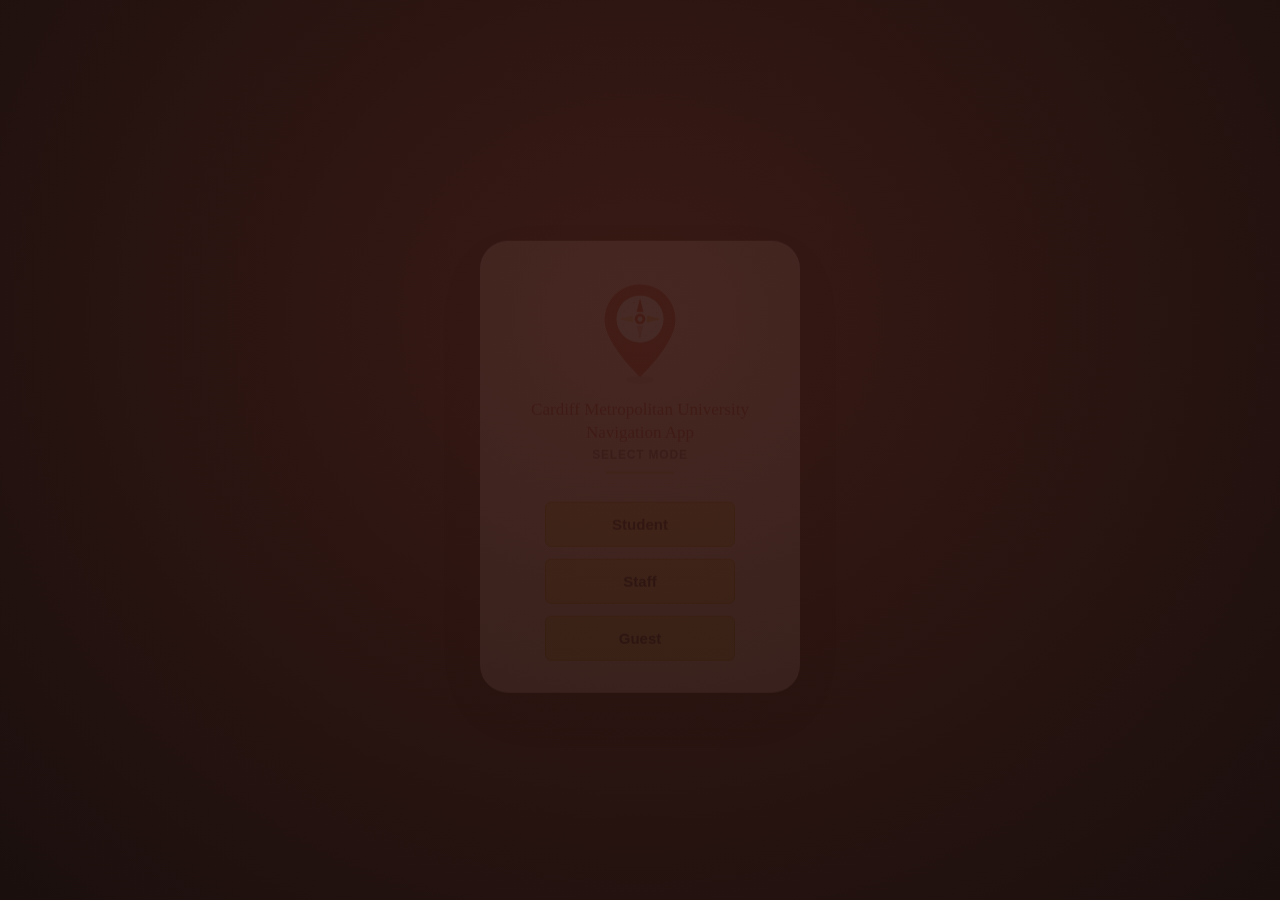
<file: index.html>
<!DOCTYPE html>
<html lang="en">
<head>
  <meta charset="UTF-8">
  <meta http-equiv="refresh" content="0; url=pages/welcome.html">
  <title>Cardiff Met Navigator</title>
</head>
<body>
  <p style="font-family:sans-serif;text-align:center;margin-top:40px;">
    Loading Cardiff Met Navigator...<br><br>
    <a href="pages/welcome.html">Click here if not redirected</a>
  </p>
</body>
</html>
</file>
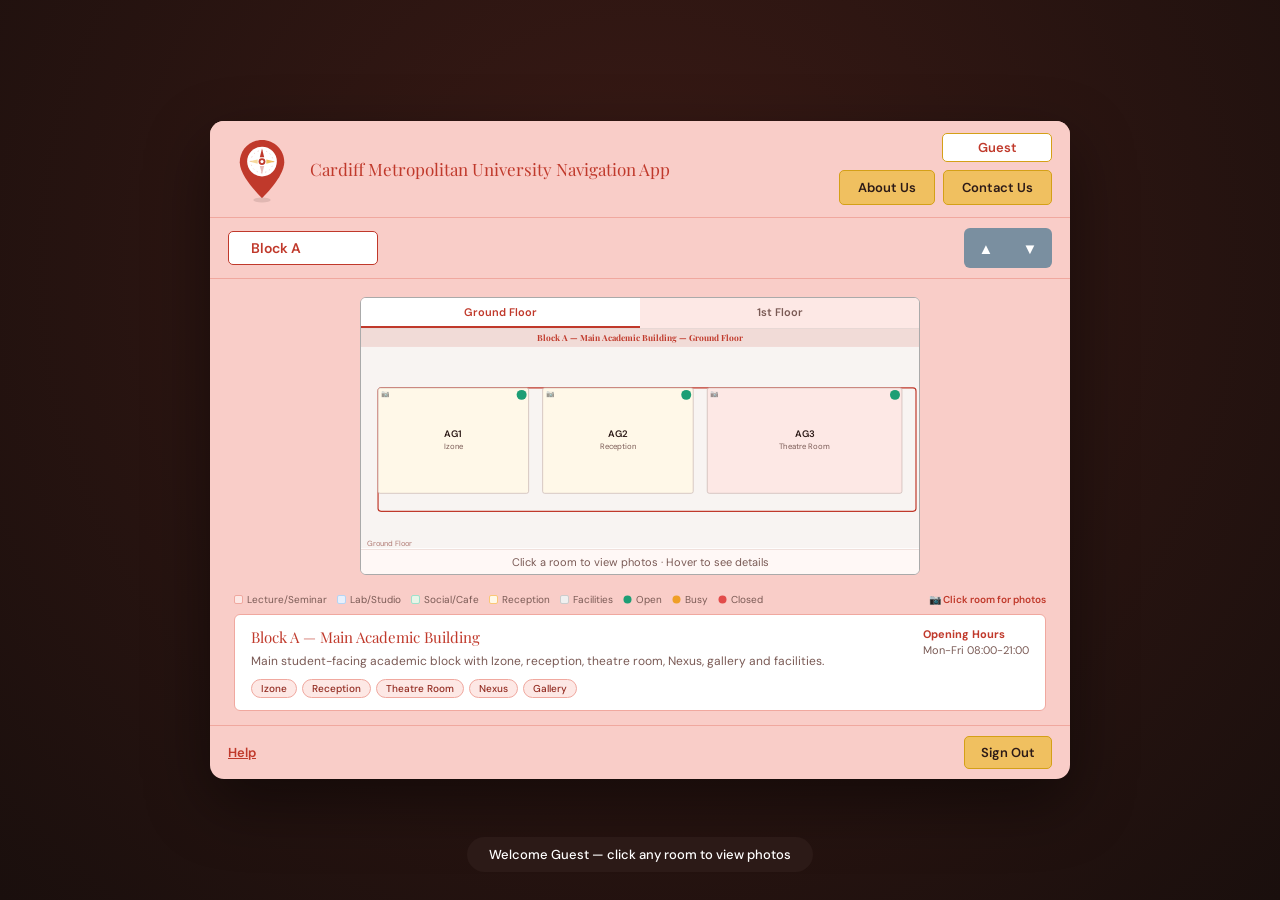
<file: pages/building.html>
<!DOCTYPE html>
<html lang="en">
<head>
<meta charset="UTF-8">
<meta name="viewport" content="width=device-width, initial-scale=1.0">
<title>Campus Map — Cardiff Met Navigator</title>
<link href="https://fonts.googleapis.com/css2?family=Playfair+Display:wght@700&family=DM+Sans:wght@300;400;500;600&display=swap" rel="stylesheet">
<style>
  *,*::before,*::after{box-sizing:border-box;margin:0;padding:0}
  body{font-family:'DM Sans',sans-serif;background:radial-gradient(ellipse at 50% 30%,#3a1a15,#1a0f0d);min-height:100vh;display:flex;align-items:center;justify-content:center;padding:20px}
  .card{width:860px;background:#f9cdc8;border-radius:14px;overflow:hidden;box-shadow:0 24px 64px rgba(0,0,0,.45);animation:up .4s ease}
  @keyframes up{from{opacity:0;transform:translateY(18px)}to{opacity:1;transform:translateY(0)}}

  /* ── HEADER ── */
  .hdr{background:#f9cdc8;border-bottom:1.5px solid #f0a89f;padding:12px 18px;display:flex;align-items:center;gap:14px}
  .logo{width:68px;height:68px;flex-shrink:0}.logo svg{width:100%;height:100%}
  .hdr-title{font-family:'Playfair Display',serif;font-size:17px;color:#c0392b;flex:1}
  .hdr-right{display:flex;flex-direction:column;align-items:flex-end;gap:8px}
  .mode-box{background:#fff;border:1.5px solid #d4a017;border-radius:5px;padding:5px 16px;font-size:13px;font-weight:600;color:#c0392b;min-width:110px;text-align:center}
  .hdr-btns{display:flex;gap:8px}
  .btn{font-family:'DM Sans',sans-serif;font-size:13px;font-weight:600;cursor:pointer;border-radius:5px;transition:all .18s}
  .btn-g{background:#f0c060;border:1.5px solid #d4a017;color:#2c1a17;padding:8px 18px}
  .btn-g:hover{background:#d4a017;color:#fff}
  .btn-so{background:#f0c060;border:1.5px solid #d4a017;color:#2c1a17;padding:7px 16px}
  .btn-so:hover{background:#c0392b;color:#fff}

  /* ── TOOLBAR ── */
  .toolbar{padding:10px 18px;display:flex;align-items:center;justify-content:space-between;border-bottom:1px solid #f0a89f}
  .blk-label{background:#fff;border:1.5px solid #c0392b;border-radius:5px;padding:7px 22px;font-size:14px;font-weight:600;color:#c0392b;min-width:150px}
  .arr-group{display:flex}
  .arr{width:44px;height:40px;background:#7a8fa0;border:none;color:#fff;font-size:15px;cursor:pointer;display:flex;align-items:center;justify-content:center;transition:background .18s}
  .arr:hover{background:#4e6878}
  .arr:first-child{border-radius:6px 0 0 6px}
  .arr:last-child{border-radius:0 6px 6px 0}

  /* ── MAP ── */
  .map-area{padding:18px 24px;display:flex;justify-content:center}
  .map-frame{width:560px;background:#fff;border:1.5px solid #aaa;border-radius:6px;overflow:hidden}
  .ftabs{display:flex;border-bottom:1px solid #e8d8d5;background:#fde8e5}
  .ftab{flex:1;padding:7px 4px;font-family:'DM Sans',sans-serif;font-size:11px;font-weight:600;color:#7a5a55;border:none;background:none;cursor:pointer;border-bottom:2px solid transparent;transition:all .15s}
  .ftab.active{color:#c0392b;border-bottom-color:#c0392b;background:#fff}
  .ftab:hover:not(.active){color:#c0392b}
  .map-svg{display:block;width:100%;transition:opacity .3s}
  .map-svg.fading{opacity:0}
  .tip-strip{text-align:center;font-size:11px;color:#7a5a55;padding:5px 10px;background:#fff8f6;border-top:1px solid #f0e0dc;min-height:24px}

  /* ── LEGEND ── */
  .legend{display:flex;gap:10px;flex-wrap:wrap;padding:0 24px 8px}
  .leg{display:flex;align-items:center;gap:4px;font-size:10px;color:#7a5a55}
  .leg-sq{width:9px;height:9px;border-radius:2px}

  /* ── INFO STRIP ── */
  .info{margin:0 24px 14px;background:#fff;border:1.5px solid #f0a89f;border-radius:6px;padding:12px 16px;display:flex;gap:18px;align-items:flex-start}
  .info-main{flex:1}
  .info-name{font-family:'Playfair Display',serif;font-size:15px;color:#c0392b;margin-bottom:5px}
  .info-desc{font-size:12px;color:#7a5a55;line-height:1.6}
  .info-tags{display:flex;gap:5px;flex-wrap:wrap;margin-top:8px}
  .tag{background:#fde8e5;border:1px solid #f0a89f;border-radius:20px;padding:2px 9px;font-size:10px;color:#922b21;font-weight:500}
  .info-hrs{font-size:11px;color:#7a5a55;white-space:nowrap}
  .info-hrs strong{color:#c0392b;display:block;font-size:11px;margin-bottom:2px}

  /* ── FOOTER ── */
  .footer{border-top:1.5px solid #f0a89f;padding:10px 18px;display:flex;align-items:center;justify-content:space-between}
  .help-btn{font-size:13px;font-weight:600;color:#c0392b;cursor:pointer;text-decoration:underline;background:none;border:none;font-family:'DM Sans',sans-serif}
  .help-btn:hover{color:#922b21}

  /* ── MODAL (About/Help etc.) ── */
  .overlay{display:none;position:fixed;inset:0;background:rgba(0,0,0,.5);z-index:100;align-items:center;justify-content:center}
  .overlay.open{display:flex}
  .mbox{background:#fff;border-radius:14px;padding:28px 32px;max-width:400px;width:90%;box-shadow:0 16px 48px rgba(0,0,0,.3)}
  .mbox h2{font-family:'Playfair Display',serif;font-size:19px;color:#c0392b;margin-bottom:10px}
  .mbox p{font-size:13px;color:#7a5a55;line-height:1.65}
  .mclose{margin-top:18px;padding:8px 24px;background:#f0c060;border:1.5px solid #d4a017;border-radius:5px;font-size:13px;font-weight:600;cursor:pointer;font-family:'DM Sans',sans-serif}
  .mclose:hover{background:#d4a017;color:#fff}

  /* ── TOAST ── */
  .toast{position:fixed;bottom:28px;left:50%;transform:translateX(-50%) translateY(60px);background:#2c1a17;color:#fff;padding:9px 22px;border-radius:22px;font-size:13px;font-weight:500;transition:transform .3s;pointer-events:none;z-index:200}
  .toast.show{transform:translateX(-50%) translateY(0)}

  /* ════════════════════════════════════════
     PHOTO LIGHTBOX
  ════════════════════════════════════════ */
  .lightbox{
    display:none;position:fixed;inset:0;z-index:500;
    background:rgba(0,0,0,.92);
    flex-direction:column;align-items:center;justify-content:center;
    animation:lbIn .25s ease;
  }
  .lightbox.open{display:flex}
  @keyframes lbIn{from{opacity:0}to{opacity:1}}

  /* Close X */
  .lb-close{
    position:absolute;top:20px;right:24px;
    width:44px;height:44px;border-radius:50%;
    background:rgba(255,255,255,.12);border:1.5px solid rgba(255,255,255,.3);
    color:#fff;font-size:20px;cursor:pointer;
    display:flex;align-items:center;justify-content:center;
    transition:all .18s;z-index:10;
  }
  .lb-close:hover{background:rgba(192,57,43,.8);border-color:#c0392b}

  /* Header info */
  .lb-header{
    position:absolute;top:22px;left:24px;right:80px;
    display:flex;flex-direction:column;gap:2px;
  }
  .lb-room-name{font-family:'Playfair Display',serif;font-size:18px;color:#fff;font-weight:700}
  .lb-room-sub{font-size:12px;color:rgba(255,255,255,.6)}

  /* Main image area */
  .lb-img-wrap{
    position:relative;width:100%;max-width:820px;
    display:flex;align-items:center;justify-content:center;
    padding:80px 80px 60px;
  }
  .lb-img{
    width:100%;max-height:60vh;object-fit:contain;
    border-radius:10px;box-shadow:0 8px 40px rgba(0,0,0,.6);
    transition:opacity .25s,transform .25s;
  }
  .lb-img.sliding-out{opacity:0;transform:translateX(-30px)}
  .lb-img.sliding-in{animation:slideIn .25s ease forwards}
  @keyframes slideIn{from{opacity:0;transform:translateX(30px)}to{opacity:1;transform:translateX(0)}}

  /* Arrow buttons */
  .lb-arrow{
    position:absolute;top:50%;transform:translateY(-50%);
    width:52px;height:52px;border-radius:50%;
    background:rgba(255,255,255,.12);border:1.5px solid rgba(255,255,255,.3);
    color:#fff;font-size:22px;cursor:pointer;
    display:flex;align-items:center;justify-content:center;
    transition:all .18s;
  }
  .lb-arrow:hover{background:rgba(240,192,96,.8);border-color:#f0c060;color:#2c1a17}
  .lb-arrow.lb-prev{left:20px}
  .lb-arrow.lb-next{right:20px}

  /* Dots / counter */
  .lb-counter{
    position:absolute;bottom:18px;left:50%;transform:translateX(-50%);
    display:flex;align-items:center;gap:8px;
  }
  .lb-dot{width:7px;height:7px;border-radius:50%;background:rgba(255,255,255,.3);transition:background .2s,transform .2s;cursor:pointer}
  .lb-dot.active{background:#f0c060;transform:scale(1.3)}

  /* Caption */
  .lb-caption{
    position:absolute;bottom:40px;left:50%;transform:translateX(-50%);
    font-size:12px;color:rgba(255,255,255,.5);white-space:nowrap;
  }

  /* Placeholder photo SVG style */
  .lb-photo-placeholder{
    width:100%;height:340px;
    border-radius:10px;overflow:hidden;
    display:flex;flex-direction:column;align-items:center;justify-content:center;
    position:relative;
  }

  /* Keyboard hint */
  .lb-keys{position:absolute;bottom:16px;right:24px;font-size:10px;color:rgba(255,255,255,.3)}
</style>
</head>
<body>

<div class="card">

  <!-- HEADER -->
  <div class="hdr">
    <div class="logo">
      <svg xmlns="http://www.w3.org/2000/svg" viewBox="0 0 110 110">
        <path d="M55,8 C35,8 19,24 19,44 C19,68 55,102 55,102 C55,102 91,68 91,44 C91,24 75,8 55,8 Z" fill="#c0392b"/>
        <circle cx="55" cy="43" r="24" fill="#fff"/>
        <polygon points="55,22 58.5,36 51.5,36" fill="#c0392b"/>
        <polygon points="55,64 58.5,50 51.5,50" fill="#c0392b" opacity=".35"/>
        <polygon points="76,43 62,39.5 62,46.5" fill="#f0c060"/>
        <polygon points="34,43 48,39.5 48,46.5" fill="#f0c060" opacity=".6"/>
        <circle cx="55" cy="43" r="18" fill="none" stroke="#c0392b" stroke-width=".7" stroke-dasharray="2 5" opacity=".5"/>
        <circle cx="55" cy="43" r="5.5" fill="#c0392b"/>
        <circle cx="55" cy="43" r="2.5" fill="#fff"/>
        <ellipse cx="55" cy="105" rx="14" ry="4" fill="#2c1a17" opacity=".12"/>
      </svg>
    </div>
    <div class="hdr-title">Cardiff Metropolitan University Navigation App</div>
    <div class="hdr-right">
      <div class="mode-box" id="mode-display">Student</div>
      <div class="hdr-btns">
        <button class="btn btn-g" onclick="openModal('about')">About Us</button>
        <button class="btn btn-g" onclick="openModal('contact')">Contact Us</button>
      </div>
    </div>
  </div>

  <!-- TOOLBAR -->
  <div class="toolbar">
    <div class="blk-label" id="blk-label">Block A</div>
    <div class="arr-group">
      <button class="arr" onclick="prevBlk()">&#9650;</button>
      <button class="arr" onclick="nextBlk()">&#9660;</button>
    </div>
  </div>

  <!-- MAP -->
  <div class="map-area">
    <div class="map-frame">
      <div class="ftabs" id="ftabs"></div>
      <svg id="map-svg" class="map-svg" viewBox="0 0 560 220" xmlns="http://www.w3.org/2000/svg"></svg>
      <div class="tip-strip" id="tip">Click a room to view photos · Hover to see details</div>
    </div>
  </div>

  <!-- LEGEND -->
  <div class="legend">
    <div class="leg"><div class="leg-sq" style="background:#fde8e5;border:1px solid #f0a89f"></div>Lecture/Seminar</div>
    <div class="leg"><div class="leg-sq" style="background:#e8f0fc;border:1px solid #b5d4f4"></div>Lab/Studio</div>
    <div class="leg"><div class="leg-sq" style="background:#e8f5e8;border:1px solid #9FE1CB"></div>Social/Cafe</div>
    <div class="leg"><div class="leg-sq" style="background:#fff8e8;border:1px solid #fac775"></div>Reception</div>
    <div class="leg"><div class="leg-sq" style="background:#f0f0f0;border:1px solid #ccc"></div>Facilities</div>
    <div class="leg"><svg width="9" height="9" style="flex-shrink:0"><circle cx="4.5" cy="4.5" r="4" fill="#1D9E75"/></svg>Open</div>
    <div class="leg"><svg width="9" height="9" style="flex-shrink:0"><circle cx="4.5" cy="4.5" r="4" fill="#EF9F27"/></svg>Busy</div>
    <div class="leg"><svg width="9" height="9" style="flex-shrink:0"><circle cx="4.5" cy="4.5" r="4" fill="#E24B4A"/></svg>Closed</div>
    <div class="leg" style="margin-left:auto;color:#c0392b;font-weight:600;cursor:default">📷 Click room for photos</div>
  </div>

  <!-- INFO STRIP -->
  <div class="info">
    <div class="info-main">
      <div class="info-name" id="i-name"></div>
      <div class="info-desc" id="i-desc"></div>
      <div class="info-tags" id="i-tags"></div>
    </div>
    <div class="info-hrs">
      <strong>Opening Hours</strong>
      <span id="i-hrs"></span>
    </div>
  </div>

  <!-- FOOTER -->
  <div class="footer">
    <button class="help-btn" onclick="openModal('help')">Help</button>
    <button class="btn btn-so" onclick="window.location.href='signout.html'">Sign Out</button>
  </div>

</div>

<!-- MODAL (About / Contact / Help) -->
<div class="overlay" id="modal" onclick="if(event.target.id==='modal')closeModal()">
  <div class="mbox">
    <h2 id="m-title"></h2>
    <p  id="m-body"></p>
    <button class="mclose" onclick="closeModal()">Close</button>
  </div>
</div>

<!-- TOAST -->
<div class="toast" id="toast"></div>

<!-- ════════════════════════════════════════
     PHOTO LIGHTBOX
════════════════════════════════════════ -->
<div class="lightbox" id="lightbox">

  <!-- Close button -->
  <button class="lb-close" onclick="closeLightbox()" title="Close (Esc)">&#x2715;</button>

  <!-- Room info -->
  <div class="lb-header">
    <div class="lb-room-name" id="lb-room-name">Room Name</div>
    <div class="lb-room-sub"  id="lb-room-sub">Block — Floor</div>
  </div>

  <!-- Image + arrows -->
  <div class="lb-img-wrap">
    <!-- Left arrow -->
    <button class="lb-arrow lb-prev" onclick="lbNav(-1)" title="Previous photo (←)">&#8249;</button>

    <!-- Photo display (SVG placeholder) -->
    <div id="lb-photo-area" style="width:100%;display:flex;align-items:center;justify-content:center"></div>

    <!-- Right arrow -->
    <button class="lb-arrow lb-next" onclick="lbNav(1)" title="Next photo (→)">&#8250;</button>
  </div>

  <!-- Dot navigation -->
  <div class="lb-counter" id="lb-dots"></div>

  <!-- Caption -->
  <div class="lb-caption" id="lb-caption">Photo 1 of 3</div>

  <!-- Keyboard hint -->
  <div class="lb-keys">← → navigate &nbsp;|&nbsp; Esc close</div>

</div>

<script>
/* ══════════════════════════════════════════════════════════════
   PHOTO DATA  —  dummy SVG placeholders for every room type.
   When you take real phone photos, replace the entries in
   ROOM_PHOTOS[roomId] with arrays of image paths like:
   ['../images/rooms/CG1-1.jpg', '../images/rooms/CG1-2.jpg']
══════════════════════════════════════════════════════════════ */

/* Colour palette per room type — used to generate unique placeholder images */
var TYPE_COLORS = {
  lecture:  ['#fde8e5','#c0392b','Lecture Room'],
  lab:      ['#e8f0fc','#185FA5','Lab / Studio'],
  social:   ['#e8f5e8','#0F6E56','Social Space'],
  reception:['#fff8e8','#8B6914','Reception'],
  facility: ['#f0f0f0','#555555','Facilities']
};

/* Global room-type lookup — populated when buildings data is parsed */
var ROOM_TYPE_MAP = {};  /* roomId -> type */
var ROOM_NAME_MAP = {};  /* roomId -> name */

/* Generate a placeholder SVG "photo" for a room */
function makePlaceholderSVG(roomId, photoIdx, totalPhotos, roomName, roomType) {
  var tc = TYPE_COLORS[roomType] || ['#f0f0f0','#555','Space'];
  var bg = tc[0], accent = tc[1], label = tc[2];
  var icons = {
    lecture:  '🎓', lab:'🔬', social:'☕', reception:'🏛️', facility:'🚪'
  };
  var icon = icons[roomType] || '📍';

  /* Each photo index gets a slightly different shade to look different */
  var shades = ['ff','ee','dd','cc','bb'];
  var shade  = shades[photoIdx % shades.length];

  return `<svg width="760" height="340" viewBox="0 0 760 340" xmlns="http://www.w3.org/2000/svg" style="border-radius:10px;display:block">
    <defs>
      <linearGradient id="g${photoIdx}" x1="0" y1="0" x2="1" y2="1">
        <stop offset="0%" stop-color="${bg}"/>
        <stop offset="100%" stop-color="${bg}${shade}"/>
      </linearGradient>
      <pattern id="p${photoIdx}" x="0" y="0" width="40" height="40" patternUnits="userSpaceOnUse">
        <rect width="40" height="40" fill="none"/>
        <circle cx="20" cy="20" r="1.5" fill="${accent}" opacity="0.15"/>
      </pattern>
    </defs>
    <!-- Background -->
    <rect width="760" height="340" fill="url(#g${photoIdx})"/>
    <rect width="760" height="340" fill="url(#p${photoIdx})"/>
    <!-- Decorative corner lines -->
    <line x1="0" y1="0" x2="120" y2="0"   stroke="${accent}" stroke-width="3" opacity="0.3"/>
    <line x1="0" y1="0" x2="0"   y2="80"  stroke="${accent}" stroke-width="3" opacity="0.3"/>
    <line x1="760" y1="340" x2="640" y2="340" stroke="${accent}" stroke-width="3" opacity="0.3"/>
    <line x1="760" y1="340" x2="760" y2="260" stroke="${accent}" stroke-width="3" opacity="0.3"/>
    <!-- Centre camera icon -->
    <rect x="320" y="100" width="120" height="90" rx="12" fill="${accent}" opacity="0.15"/>
    <rect x="340" y="118" width="80"  height="54" rx="8"  fill="${accent}" opacity="0.25"/>
    <circle cx="380" cy="148" r="20" fill="${accent}" opacity="0.35"/>
    <circle cx="380" cy="148" r="12" fill="${accent}" opacity="0.5"/>
    <!-- Camera lens highlight -->
    <circle cx="374" cy="142" r="3" fill="white" opacity="0.6"/>
    <!-- "Photo N of M" badge -->
    <rect x="310" y="216" width="140" height="26" rx="13" fill="${accent}" opacity="0.2"/>
    <text x="380" y="233" font-family="DM Sans,sans-serif" font-size="12" fill="${accent}" text-anchor="middle" font-weight="600">Photo ${photoIdx+1} of ${totalPhotos}</text>
    <!-- Room name -->
    <text x="380" y="290" font-family="Playfair Display,serif" font-size="18" fill="${accent}" text-anchor="middle" font-weight="700">${roomName}</text>
    <text x="380" y="310" font-family="DM Sans,sans-serif" font-size="12" fill="${accent}" text-anchor="middle" opacity="0.7">${label} · Cardiff Metropolitan University</text>
    <!-- Placeholder watermark -->
    <text x="380" y="70" font-family="DM Sans,sans-serif" font-size="11" fill="${accent}" text-anchor="middle" opacity="0.5">📷 Placeholder — replace with real photo</text>
  </svg>`;
}

/* How many placeholder photos per room type */
var PHOTOS_PER_TYPE = { lecture:3, lab:4, social:3, reception:2, facility:2 };

/* State */
var lbRoomId   = null;
var lbPhotoIdx = 0;
var lbPhotos   = [];   /* array of {type:'placeholder'|'image', src, name, type} */

/* ══════════════════════════════════════════════════════════════
   LIGHTBOX FUNCTIONS
══════════════════════════════════════════════════════════════ */
function openLightbox(roomId) {
  var roomName = ROOM_NAME_MAP[roomId] || roomId;
  var roomType = ROOM_TYPE_MAP[roomId] || 'facility';
  var b        = BUILDINGS[curIdx];
  var floor    = b.floors[curFloor];
  var sub      = b.label + ' — ' + floor.label;

  lbRoomId   = roomId;
  lbPhotoIdx = 0;

  /* Use real room photos where available, otherwise fall back to placeholders. */
  lbPhotos = [];
  if (REAL_PHOTOS[roomId] && REAL_PHOTOS[roomId].length) {
    REAL_PHOTOS[roomId].forEach(function(src) {
      lbPhotos.push({ kind:'image', src:src, roomName:roomName, roomType:roomType });
    });
  } else {
    var n = PHOTOS_PER_TYPE[roomType] || 2;
    for (var i = 0; i < n; i++) {
      lbPhotos.push({ kind:'placeholder', roomName:roomName, roomType:roomType, idx:i, total:n });
    }
  }

  /* Header */
  document.getElementById('lb-room-name').textContent = roomName;
  document.getElementById('lb-room-sub').textContent  = sub;

  /* Render */
  renderLbPhoto(0, false);

  /* Build dots */
  buildLbDots();

  document.getElementById('lightbox').classList.add('open');
  document.body.style.overflow = 'hidden';
}

function closeLightbox() {
  document.getElementById('lightbox').classList.remove('open');
  document.body.style.overflow = '';
}

function lbNav(dir) {
  var n   = lbPhotos.length;
  var idx = (lbPhotoIdx + dir + n) % n;
  renderLbPhoto(idx, true);
}

function renderLbPhoto(idx, animate) {
  lbPhotoIdx = idx;
  var photo  = lbPhotos[idx];
  var area   = document.getElementById('lb-photo-area');

  if (animate) {
    area.style.opacity   = '0';
    area.style.transform = 'translateX(20px)';
    area.style.transition = 'opacity .2s,transform .2s';
    setTimeout(function() {
      injectPhoto(photo, area);
      area.style.opacity   = '1';
      area.style.transform = 'translateX(0)';
    }, 200);
  } else {
    area.style.opacity    = '1';
    area.style.transform  = 'translateX(0)';
    area.style.transition = '';
    injectPhoto(photo, area);
  }

  /* Caption */
  document.getElementById('lb-caption').textContent = 'Photo ' + (idx+1) + ' of ' + lbPhotos.length;

  /* Dots */
  var dots = document.querySelectorAll('.lb-dot');
  dots.forEach(function(d, i) { d.classList.toggle('active', i === idx); });
}

function injectPhoto(photo, area) {
  if (photo.kind === 'placeholder') {
    area.innerHTML = makePlaceholderSVG(lbRoomId, photo.idx, photo.total, photo.roomName, photo.roomType);
  } else {
    /* Real image */
    var img = document.createElement('img');
    img.src   = photo.src;
    img.alt   = photo.roomName;
    img.style = 'width:100%;max-height:60vh;object-fit:contain;border-radius:10px;box-shadow:0 8px 40px rgba(0,0,0,.6)';
    area.innerHTML = '';
    area.appendChild(img);
  }
}

function buildLbDots() {
  var dotsEl = document.getElementById('lb-dots');
  dotsEl.innerHTML = '';
  lbPhotos.forEach(function(_, i) {
    var d = document.createElement('div');
    d.className = 'lb-dot' + (i === 0 ? ' active' : '');
    d.onclick   = (function(idx) { return function() { renderLbPhoto(idx, true); }; })(i);
    dotsEl.appendChild(d);
  });
}

/* Keyboard navigation for lightbox */
document.addEventListener('keydown', function(e) {
  var lb = document.getElementById('lightbox');
  if (!lb.classList.contains('open')) return;
  if (e.key === 'ArrowLeft')  lbNav(-1);
  if (e.key === 'ArrowRight') lbNav(1);
  if (e.key === 'Escape')     closeLightbox();
});

/* ══════════════════════════════════════════════════════════════
   HOW TO ADD REAL PHOTOS
   ─────────────────────────────────────────────────────────────
   1. Take photos with your phone and transfer them to the
      images/rooms/ folder inside the project.
   2. Add the room ID to REAL_PHOTOS below, e.g.:
        var REAL_PHOTOS = {
  'AG1': ['../images/rooms/AG1.jpg'],
  'AG2': ['../images/rooms/AG2.jpg'],
  'AG3': ['../images/rooms/AG3.jpg'],
  'A101': ['../images/rooms/A101.jpg'],
  'A102': ['../images/rooms/A102.jpg'],
  'A103': ['../images/rooms/A103.jpg'],
  'PG1': ['../images/rooms/PG1.jpg'],
  'PG2': ['../images/rooms/PG2.jpg'],
  'PG3': ['../images/rooms/PG3.jpg'],
  'P101': ['../images/rooms/P101.jpg'],
  'P102': ['../images/rooms/P102.jpg'],
  'P103': ['../images/rooms/P103.jpg'],
  'OG1': ['../images/rooms/OG1.jpg'],
  'OG2': ['../images/rooms/OG2.jpg'],
  'OG3': ['../images/rooms/OG3.jpg'],
  'O101': ['../images/rooms/O101.jpg'],
  'O102': ['../images/rooms/O102.jpg'],
  'O103': ['../images/rooms/O103.jpg'],
  'TG1': ['../images/rooms/TG1.jpg'],
  'TG2': ['../images/rooms/TG2.jpg'],
  'T101': ['../images/rooms/T101.jpg'],
  'T102': ['../images/rooms/T102.jpg'],
  'T103': ['../images/rooms/T103.jpg'],
  'BG1': ['../images/rooms/BG1.jpg'],
  'BG2': ['../images/rooms/BG2.jpg'],
  'BG3': ['../images/rooms/BG3.jpg'],
  'B101': ['../images/rooms/B101.jpg'],
  'B102': ['../images/rooms/B102.jpg'],
  'B103': ['../images/rooms/B103.jpg']
};
   3. In openLightbox(), the code already checks REAL_PHOTOS
      and uses real images if they exist.
══════════════════════════════════════════════════════════════ */
var REAL_PHOTOS = {
  'AG1': ['../images/rooms/AG1.jpg'],
  'AG2': ['../images/rooms/AG2.jpg'],
  'AG3': ['../images/rooms/AG3.jpg'],
  'A101': ['../images/rooms/A101.jpg'],
  'A102': ['../images/rooms/A102.jpg'],
  'A103': ['../images/rooms/A103.jpg'],
  'PG1': ['../images/rooms/PG1.jpg'],
  'PG2': ['../images/rooms/PG2.jpg'],
  'PG3': ['../images/rooms/PG3.jpg'],
  'P101': ['../images/rooms/P101.jpg'],
  'P102': ['../images/rooms/P102.jpg'],
  'P103': ['../images/rooms/P103.jpg'],
  'OG1': ['../images/rooms/OG1.jpg'],
  'OG2': ['../images/rooms/OG2.jpg'],
  'OG3': ['../images/rooms/OG3.jpg'],
  'O101': ['../images/rooms/O101.jpg'],
  'O102': ['../images/rooms/O102.jpg'],
  'O103': ['../images/rooms/O103.jpg'],
  'TG1': ['../images/rooms/TG1.jpg'],
  'TG2': ['../images/rooms/TG2.jpg'],
  'T101': ['../images/rooms/T101.jpg'],
  'T102': ['../images/rooms/T102.jpg'],
  'T103': ['../images/rooms/T103.jpg'],
  'BG1': ['../images/rooms/BG1.jpg'],
  'BG2': ['../images/rooms/BG2.jpg'],
  'BG3': ['../images/rooms/BG3.jpg'],
  'B101': ['../images/rooms/B101.jpg'],
  'B102': ['../images/rooms/B102.jpg'],
  'B103': ['../images/rooms/B103.jpg']
};

/* ══════════════════════════════════════════════════════════════
   BUILDING DATA
══════════════════════════════════════════════════════════════ */
var TYPE_FILL   = { lecture:'#fde8e5', lab:'#e8f0fc', social:'#e8f5e8', reception:'#fff8e8', facility:'#f0f0f0' };
var STATUS_COLOR= { open:'#1D9E75', busy:'#EF9F27', closed:'#E24B4A' };
var STATUS_LABEL= { open:'Open', busy:'In use', closed:'Closed' };

var BUILDINGS = [
  { id:'A', label:'Block A', name:'Block A — Main Academic Building',
    desc:'Main student-facing academic block with Izone, reception, theatre room, Nexus, gallery and facilities.',
    tags:['Izone','Reception','Theatre Room','Nexus','Gallery'], hours:'Mon-Fri 08:00-21:00',
    floors:[
      { label:'Ground Floor', rooms:[
        {id:'AG1',name:'Izone',        type:'reception',status:'open', x:14,y:18,w:150,h:105},
        {id:'AG2',name:'Reception',    type:'reception',status:'open', x:178,y:18,w:150,h:105},
        {id:'AG3',name:'Theatre Room', type:'lecture',  status:'open', x:342,y:18,w:194,h:105}]},
      { label:'1st Floor', rooms:[
        {id:'A101',name:'Nexus',       type:'social',  status:'open', x:14,y:18,w:150,h:105},
        {id:'A102',name:'Gallery',     type:'social',  status:'open', x:178,y:18,w:150,h:105},
        {id:'A103',name:'Toilets',     type:'facility',status:'open', x:342,y:18,w:194,h:105}]}]},

  { id:'P', label:'Block P', name:'Block P — Student Hub and Wellbeing',
    desc:'Student hub block with cafe, information point, society space, gym and commuter kitchen.',
    tags:['Cafe','Hub','Student Info','Gym','Commuter Kitchen'], hours:'Mon-Fri 08:00-20:00',
    floors:[
      { label:'Ground Floor', rooms:[
        {id:'PG1',name:'Cafe',                   type:'social',   status:'open', x:14,y:18,w:150,h:105},
        {id:'PG2',name:'Hub',                    type:'social',   status:'open', x:178,y:18,w:150,h:105},
        {id:'PG3',name:'Student Info Point',     type:'reception',status:'open', x:342,y:18,w:194,h:105}]},
      { label:'1st Floor', rooms:[
        {id:'P101',name:'SU Society',            type:'social',   status:'open', x:14,y:18,w:150,h:105},
        {id:'P102',name:'Gym',                   type:'social',   status:'open', x:178,y:18,w:150,h:105},
        {id:'P103',name:'Commuter Kitchen',      type:'social',   status:'open', x:342,y:18,w:194,h:105}]}]},

  { id:'O', label:'Block O', name:'Block O — ATRIUM and Teaching Spaces',
    desc:'ATRIUM block with reception, theatre rooms, toilets and fashion classroom spaces.',
    tags:['Reception','ATRIUM','Theatre Room','Fashion Classroom'], hours:'Mon-Fri 08:00-21:00',
    floors:[
      { label:'Ground Floor', rooms:[
        {id:'OG1',name:'Reception',              type:'reception',status:'open', x:14,y:18,w:150,h:105},
        {id:'OG2',name:'ATRIUM',                 type:'social',   status:'open', x:178,y:18,w:150,h:105},
        {id:'OG3',name:'Theatre Room',           type:'lecture',  status:'open', x:342,y:18,w:194,h:105}]},
      { label:'1st Floor', rooms:[
        {id:'O101',name:'Toilets',               type:'facility', status:'open', x:14,y:18,w:150,h:105},
        {id:'O102',name:'Theatre Room',          type:'lecture',  status:'open', x:178,y:18,w:150,h:105},
        {id:'O103',name:'Fashion Classroom',     type:'lab',      status:'open', x:342,y:18,w:194,h:105}]}]},

  { id:'T', label:'Block T', name:'Block T — Library and Lecture Spaces',
    desc:'Teaching and study block with prayer room, lecture halls, IT library, library and classrooms.',
    tags:['Prayer Room','Lecture Halls','IT Library','Library','Classroom'], hours:'Mon-Fri 08:00-22:00',
    floors:[
      { label:'Ground Floor', rooms:[
        {id:'TG1',name:'Prayer Room',            type:'facility', status:'open', x:14,y:18,w:240,h:105},
        {id:'TG2',name:'Lecture Halls',          type:'lecture',  status:'open', x:268,y:18,w:268,h:105}]},
      { label:'1st Floor', rooms:[
        {id:'T101',name:'IT Library',            type:'lab',      status:'open', x:14,y:18,w:150,h:105},
        {id:'T102',name:'Library',               type:'social',   status:'open', x:178,y:18,w:150,h:105},
        {id:'T103',name:'Classroom',             type:'lecture',  status:'open', x:342,y:18,w:194,h:105}]}]},

  { id:'B', label:'Block B', name:'Block B — Art and Fashion Facilities',
    desc:'Art and fashion block with art reception, materials library, toilets, gallery, textile studio halls and Fashmet.',
    tags:['Art Reception','Materials Library','Gallery','Textile Studio','Fashmet'], hours:'Mon-Fri 08:30-20:00',
    floors:[
      { label:'Ground Floor', rooms:[
        {id:'BG1',name:'Art Reception',          type:'reception',status:'open', x:14,y:18,w:150,h:105},
        {id:'BG2',name:'Materials Library',      type:'lab',      status:'open', x:178,y:18,w:150,h:105},
        {id:'BG3',name:'Toilets',                type:'facility', status:'open', x:342,y:18,w:194,h:105}]},
      { label:'1st Floor', rooms:[
        {id:'B101',name:'Gallery',               type:'social',   status:'open', x:14,y:18,w:150,h:105},
        {id:'B102',name:'Textile Studio Halls',  type:'lab',      status:'open', x:178,y:18,w:150,h:105},
        {id:'B103',name:'Fashmet',               type:'lab',      status:'open', x:342,y:18,w:194,h:105}]}]}
];

/* Build room lookup maps */
BUILDINGS.forEach(function(b) {
  b.floors.forEach(function(fl) {
    fl.rooms.forEach(function(r) {
      ROOM_TYPE_MAP[r.id] = r.type;
      ROOM_NAME_MAP[r.id] = r.name;
    });
  });
});

var MODALS = {
  about:   { title:'About Cardiff Met Navigator',   body:'Cardiff Metropolitan University Navigation App v2.0<br><br>Built by the SEN5002 Agile Development team. Click any room on the floor plan to view photos of that space.<br><br>New: Enhanced login validation and room photo viewer.' },
  contact: { title:'Contact Us',                    body:'Cardiff Metropolitan University<br>Llandaff Campus, Western Avenue<br>Cardiff, CF5 2YB<br><br><strong>Enquiries:</strong> +44 (0)29 2041 7000<br><strong>Email:</strong> enquiry@cardiffmet.ac.uk' },
  help:    { title:'Help and Navigation Guide',     body:'&#8226; Use &#9650; &#9660; arrows to cycle through the 5 selected blocks<br>&#8226; <strong>Click any room</strong> to open its photo viewer<br>&#8226; Use &#8592; &#8594; arrows or dots to browse photos<br>&#8226; Press Esc or click &#x2715; to close the photo viewer<br>&#8226; Hover over a room to see its name and status<br>&#8226; Use floor tabs to switch between floors<br><br><strong>Emergency:</strong> +44 (0)29 2041 7288 (Campus Security)' }
};

/* ── STATE ── */
var curIdx   = 0;
var curFloor = 0;

/* ── DRAW FLOOR PLAN ── */
function drawFloor(bldg, fi) {
  var floor = bldg.floors[fi];
  var rooms = floor.rooms;
  var svg   = document.getElementById('map-svg');
  var VW = 560, VH = 220;
  var rawW = 0, rawH = 0;
  for (var i = 0; i < rooms.length; i++) {
    rawW = Math.max(rawW, rooms[i].x + rooms[i].w);
    rawH = Math.max(rawH, rooms[i].y + rooms[i].h);
  }
  rawW += 14; rawH += 14;
  var scX = (VW - 6) / rawW;
  var scY = (VH - 6) / rawH;
  var sc  = Math.min(scX, scY);
  var oX  = (VW - rawW * sc) / 2;
  var oY  = (VH - rawH * sc) / 2;
  var accent = bldg.id==='E'?'#185FA5':bldg.id==='F'?'#534AB7':bldg.id==='H'?'#0F6E56':'#c0392b';

  var html = '<rect width="' + VW + '" height="' + VH + '" fill="#f8f4f2"/>';
  html += '<rect x="0" y="0" width="' + VW + '" height="18" fill="' + accent + '22"/>';
  html += '<text x="' + (VW/2) + '" y="12" font-family="Playfair Display,serif" font-size="8.5" font-weight="700" fill="' + accent + '" text-anchor="middle">' + bldg.name + ' — ' + floor.label + '</text>';

  var minRX = 9999, minRY = 9999;
  for (var i = 0; i < rooms.length; i++) { minRX = Math.min(minRX, rooms[i].x); minRY = Math.min(minRY, rooms[i].y); }
  var bx = (oX + minRX * sc).toFixed(1);
  var by = (oY + minRY * sc).toFixed(1);
  var bw = ((rawW - 14) * sc).toFixed(1);
  var bh = ((rawH - 14) * sc).toFixed(1);
  html += '<rect x="' + bx + '" y="' + by + '" width="' + bw + '" height="' + bh + '" fill="none" stroke="' + accent + '" stroke-width="1.2" rx="3"/>';

  for (var i = 0; i < rooms.length; i++) {
    var r  = rooms[i];
    var rx = (oX + r.x * sc).toFixed(1);
    var ry = (oY + r.y * sc).toFixed(1);
    var rw = (r.w * sc).toFixed(1);
    var rh = (r.h * sc).toFixed(1);
    var cx = (oX + (r.x + r.w / 2) * sc).toFixed(1);
    var cy = (oY + (r.y + r.h / 2) * sc).toFixed(1);
    var fill = TYPE_FILL[r.type] || '#f5f5f5';
    var dc   = STATUS_COLOR[r.status];
    var dr   = Math.max(3, Math.min(5, r.w * sc * 0.065));
    var dx   = (oX + (r.x + r.w) * sc - dr - 2).toFixed(1);
    var dy   = (oY + r.y * sc + dr + 2).toFixed(1);
    var fs   = Math.max(6.5, Math.min(9.5, r.w * sc * 0.13));
    var lbl  = r.name.length > 17 ? r.name.slice(0,16) + '...' : r.name;
    /* Escape for SVG attribute */
    var esc  = r.id.replace(/'/g,"&apos;");

    /* Clickable room — cursor:pointer + hover fill change */
    html += '<g style="cursor:pointer" ';
    html += 'onmouseenter="setTip(\'' + (r.name + ' [' + r.id + '] — ' + STATUS_LABEL[r.status] + ' · Click to view photos').replace(/'/g,"\\'") + '\')" ';
    html += 'onmouseleave="setTip(\'\')" ';
    html += 'onclick="openLightbox(\'' + esc + '\')">';

    html += '<rect x="' + rx + '" y="' + ry + '" width="' + rw + '" height="' + rh + '" fill="' + fill + '" stroke="#c8b4b0" stroke-width="0.7" rx="2">';
    html += '<animate attributeName="stroke" values="#c8b4b0;' + accent + ';#c8b4b0" dur="1.5s" begin="mouseover" end="mouseout" repeatCount="indefinite"/>';
    html += '</rect>';

    /* Small camera icon top-left of each room */
    var camX = (+rx + 3).toFixed(1);
    var camY = (+ry + 3).toFixed(1);
    html += '<text x="' + camX + '" y="' + (+camY + 5).toFixed(1) + '" font-size="7" opacity="0.45">📷</text>';

    html += '<circle cx="' + dx + '" cy="' + dy + '" r="' + dr.toFixed(1) + '" fill="' + dc + '"/>';
    html += '<text x="' + cx + '" y="' + (+cy - fs*0.35).toFixed(1) + '" font-family="DM Sans,sans-serif" font-size="' + fs.toFixed(1) + '" font-weight="600" fill="#2c1a17" text-anchor="middle">' + r.id + '</text>';
    html += '<text x="' + cx + '" y="' + (+cy + fs*0.85).toFixed(1) + '" font-family="DM Sans,sans-serif" font-size="' + (fs*0.82).toFixed(1) + '" fill="#7a5a55" text-anchor="middle">' + lbl + '</text>';
    html += '</g>';
  }
  html += '<text x="6" y="218" font-family="DM Sans,sans-serif" font-size="7.5" fill="#b07a74">' + floor.label + '</text>';
  svg.innerHTML = html;
}

/* ── RENDER BLOCK ── */
function render(idx, anim) {
  if (anim === undefined) anim = true;
  curIdx   = idx;
  curFloor = 0;
  var b = BUILDINGS[idx];
  document.getElementById('blk-label').textContent = b.label;
  document.getElementById('i-name').textContent    = b.name;
  document.getElementById('i-desc').textContent    = b.desc;
  document.getElementById('i-hrs').textContent     = b.hours;
  var tagsEl = document.getElementById('i-tags');
  tagsEl.innerHTML = '';
  for (var i = 0; i < b.tags.length; i++) {
    var sp = document.createElement('span');
    sp.className   = 'tag';
    sp.textContent = b.tags[i];
    tagsEl.appendChild(sp);
  }
  var tabEl = document.getElementById('ftabs');
  if (b.floors.length > 1) {
    tabEl.style.display = 'flex';
    var tabHTML = '';
    for (var i = 0; i < b.floors.length; i++) {
      tabHTML += '<button class="ftab' + (i===0?' active':'') + '" id="ft'+i+'" onclick="switchFloor('+i+')">' + b.floors[i].label + '</button>';
    }
    tabEl.innerHTML = tabHTML;
  } else {
    tabEl.style.display = 'none';
  }
  var svg = document.getElementById('map-svg');
  if (anim) {
    svg.classList.add('fading');
    setTimeout(function() { drawFloor(b, 0); svg.classList.remove('fading'); }, 280);
  } else {
    drawFloor(b, 0);
  }
  setTip('Click a room to view photos · Hover to see details');
}

/* ── SWITCH FLOOR ── */
function switchFloor(fi) {
  curFloor = fi;
  var b = BUILDINGS[curIdx];
  for (var i = 0; i < b.floors.length; i++) {
    var t = document.getElementById('ft' + i);
    if (t) t.className = 'ftab' + (i === fi ? ' active' : '');
  }
  var svg = document.getElementById('map-svg');
  svg.classList.add('fading');
  setTimeout(function() { drawFloor(b, fi); svg.classList.remove('fading'); }, 250);
  setTip('Click a room to view photos · Hover to see details');
}

/* ── NAV ── */
function nextBlk() { render((curIdx + 1) % BUILDINGS.length); }
function prevBlk() { render((curIdx - 1 + BUILDINGS.length) % BUILDINGS.length); }

/* ── TOOLTIP ── */
function setTip(t) { document.getElementById('tip').textContent = t || 'Click a room to view photos · Hover to see details'; }

/* ── MODAL ── */
function openModal(key) {
  var m = MODALS[key];
  if (!m) return;
  document.getElementById('m-title').textContent = m.title;
  document.getElementById('m-body').innerHTML    = m.body;
  document.getElementById('modal').classList.add('open');
}
function closeModal() { document.getElementById('modal').classList.remove('open'); }

/* Escape closes modal too, but only if lightbox is not open */
document.addEventListener('keydown', function(e) {
  if (e.key === 'Escape') {
    if (document.getElementById('lightbox').classList.contains('open')) { closeLightbox(); }
    else { closeModal(); }
  }
});

/* ── TOAST ── */
var _tt;
function showToast(msg) {
  var t = document.getElementById('toast');
  t.textContent = msg; t.classList.add('show');
  clearTimeout(_tt); _tt = setTimeout(function() { t.classList.remove('show'); }, 2800);
}

/* ── INIT ── */
window.addEventListener('DOMContentLoaded', function() {
  var mode = 'Guest';
  try { mode = sessionStorage.getItem('userMode') || 'Guest'; } catch(e) {}
  document.getElementById('mode-display').textContent = mode;
  var startIdx = 0;
  for (var i = 0; i < BUILDINGS.length; i++) { if (BUILDINGS[i].id === 'A') { startIdx = i; break; } }
  render(startIdx, false);
  showToast('Welcome ' + mode + ' — click any room to view photos');
});
</script>
</body>
</html>
</file>
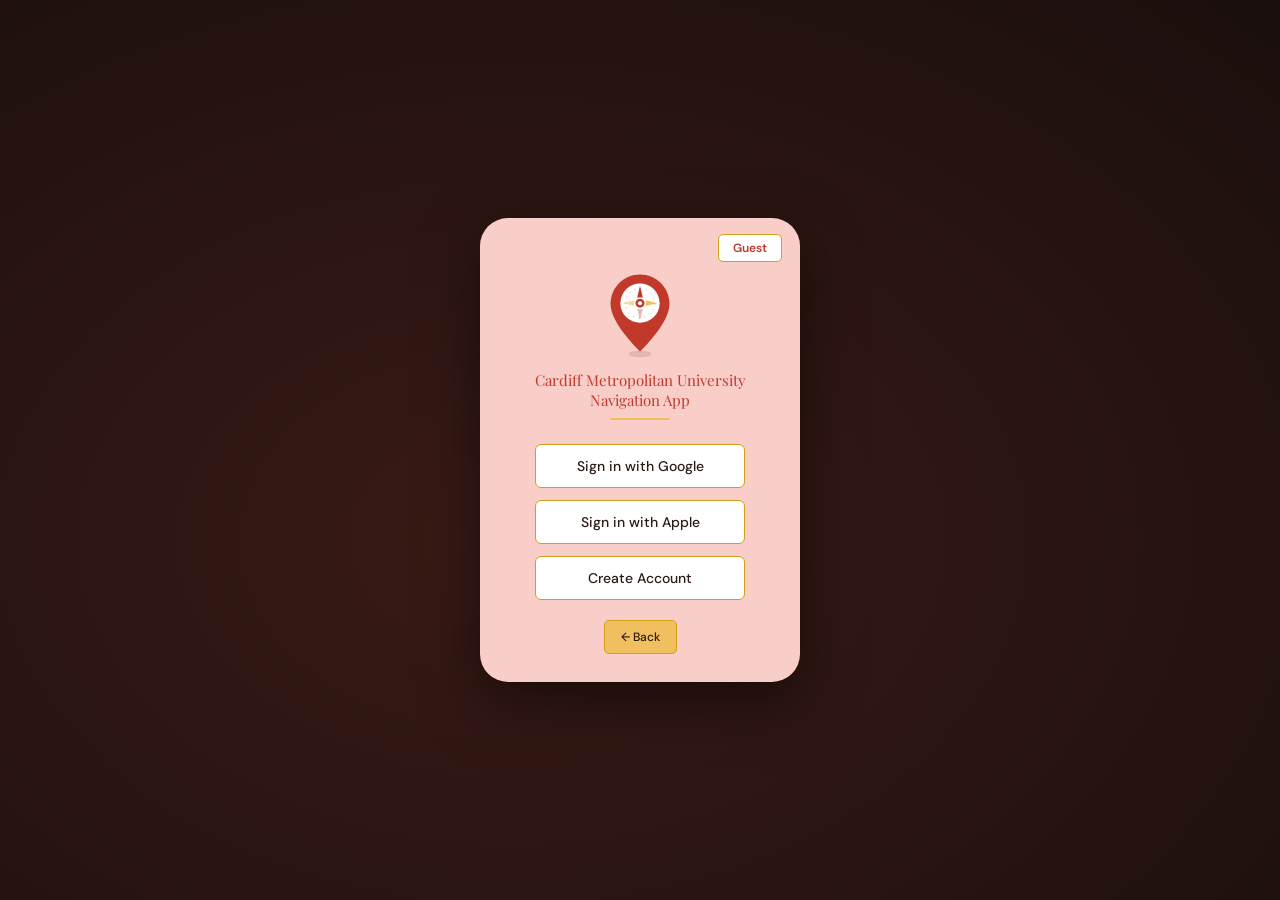
<file: pages/guest.html>
<!DOCTYPE html>
<html lang="en">
<head>
<meta charset="UTF-8">
<meta name="viewport" content="width=device-width, initial-scale=1.0">
<title>Guest — Cardiff Met Navigator</title>
<link href="https://fonts.googleapis.com/css2?family=Playfair+Display:wght@700&family=DM+Sans:wght@300;400;500;600&display=swap" rel="stylesheet">
<style>
  *, *::before, *::after { box-sizing: border-box; margin: 0; padding: 0; }
  body {
    font-family: 'DM Sans', sans-serif;
    background: radial-gradient(ellipse at 40% 60%, #3a1a15, #1a0f0d);
    min-height: 100vh;
    display: flex; align-items: center; justify-content: center;
  }
  .card {
    width: 320px; background: #f9cdc8; border-radius: 28px;
    padding: 32px 28px 28px; display: flex; flex-direction: column;
    align-items: center; position: relative;
    box-shadow: 0 20px 60px rgba(0,0,0,.5); animation: up .4s ease;
  }
  @keyframes up { from { opacity:0; transform:translateY(18px); } to { opacity:1; transform:translateY(0); } }
  .badge {
    position: absolute; top: 16px; right: 18px;
    background: #fff; border: 1.5px solid #d4a017;
    border-radius: 5px; padding: 5px 14px;
    font-size: 12px; font-weight: 600; color: #c0392b;
  }
  .logo-wrap { width: 90px; height: 90px; margin-top: 18px; }
  .logo-wrap svg { width: 100%; height: 100%; }
  .app-title {
    font-family: 'Playfair Display', serif; font-size: 15px; color: #c0392b;
    text-align: center; line-height: 1.35; margin-top: 12px;
  }
  .gold-rule { width: 60px; height: 2px; background: #f0c060; border-radius: 1px; margin: 8px auto 0; }
  .btn-group { display: flex; flex-direction: column; align-items: center; gap: 12px; margin-top: 24px; width: 100%; }
  .btn-social {
    width: 210px; padding: 12px 0; background: #fff;
    border: 1.5px solid #d4a017; border-radius: 6px;
    font-family: 'DM Sans', sans-serif; font-size: 14px;
    font-weight: 500; color: #2c1a17; cursor: pointer; transition: all .18s;
  }
  .btn-social:hover { background: #f0c060; }
  .back-row { width: 100%; display: flex; justify-content: center; margin-top: 20px; }
  .btn-link {
    padding: 8px 16px; background: #f0c060; border: 1.5px solid #d4a017;
    border-radius: 5px; font-family: 'DM Sans', sans-serif;
    font-size: 12px; font-weight: 500; color: #2c1a17;
    cursor: pointer; transition: all .18s;
  }
  .btn-link:hover { background: #d4a017; color: #fff; }
  /* Toast */
  .toast {
    position: fixed; bottom: 28px; left: 50%;
    transform: translateX(-50%) translateY(60px);
    background: #2c1a17; color: #fff;
    padding: 9px 22px; border-radius: 22px;
    font-size: 13px; font-weight: 500;
    transition: transform .3s; pointer-events: none; z-index: 200;
  }
  .toast.show { transform: translateX(-50%) translateY(0); }
  /* Modal */
  .overlay {
    display: none; position: fixed; inset: 0;
    background: rgba(0,0,0,.5); z-index: 100;
    align-items: center; justify-content: center;
  }
  .overlay.open { display: flex; }
  .mbox {
    background: #fff; border-radius: 14px;
    padding: 26px 30px; max-width: 360px; width: 90%;
    box-shadow: 0 16px 48px rgba(0,0,0,.3);
  }
  .mbox h2 { font-family: 'Playfair Display', serif; font-size: 18px; color: #c0392b; margin-bottom: 10px; }
  .mbox p { font-size: 13px; color: #7a5a55; line-height: 1.65; }
  .mclose {
    margin-top: 16px; padding: 8px 24px;
    background: #f0c060; border: 1.5px solid #d4a017;
    border-radius: 5px; font-size: 13px; font-weight: 600;
    cursor: pointer; font-family: 'DM Sans', sans-serif;
  }
  .mclose:hover { background: #d4a017; color: #fff; }
</style>
</head>
<body>

<div class="card">
  <div class="badge">Guest</div>

  <div class="logo-wrap">
    <svg xmlns="http://www.w3.org/2000/svg" viewBox="0 0 110 110">
      <path d="M55,8 C35,8 19,24 19,44 C19,68 55,102 55,102 C55,102 91,68 91,44 C91,24 75,8 55,8 Z" fill="#c0392b"/>
      <circle cx="55" cy="43" r="24" fill="#fff"/>
      <polygon points="55,22 58.5,36 51.5,36" fill="#c0392b"/>
      <polygon points="55,64 58.5,50 51.5,50" fill="#c0392b" opacity=".35"/>
      <polygon points="76,43 62,39.5 62,46.5" fill="#f0c060"/>
      <polygon points="34,43 48,39.5 48,46.5" fill="#f0c060" opacity=".6"/>
      <circle cx="55" cy="43" r="18" fill="none" stroke="#c0392b" stroke-width=".7" stroke-dasharray="2 5" opacity=".5"/>
      <circle cx="55" cy="43" r="5.5" fill="#c0392b"/>
      <circle cx="55" cy="43" r="2.5" fill="#fff"/>
      <ellipse cx="55" cy="105" rx="14" ry="4" fill="#2c1a17" opacity=".12"/>
    </svg>
  </div>

  <div class="app-title">Cardiff Metropolitan University<br>Navigation App</div>
  <div class="gold-rule"></div>

  <div class="btn-group">
    <button class="btn-social" onclick="guestLogin('Google')">Sign in with Google</button>
    <button class="btn-social" onclick="guestLogin('Apple')">Sign in with Apple</button>
    <button class="btn-social" onclick="document.getElementById('cmod').classList.add('open')">Create Account</button>
  </div>

  <div class="back-row">
    <button class="btn-link" onclick="window.location.href='welcome.html'">&#8592; Back</button>
  </div>
</div>

<!-- Create Account Modal -->
<div class="overlay" id="cmod" onclick="if(event.target.id==='cmod')document.getElementById('cmod').classList.remove('open')">
  <div class="mbox">
    <h2>Create Account</h2>
    <p>To create a Cardiff Met account visit the Admissions office in Block H or contact:<br><br>
    <strong>Email:</strong> admissions@cardiffmet.ac.uk<br>
    <strong>Phone:</strong> +44 (0)29 2041 7000<br><br>
    New students can register using their offer letter on the student portal.</p>
    <button class="mclose" onclick="document.getElementById('cmod').classList.remove('open')">Close</button>
  </div>
</div>

<div class="toast" id="toast"></div>

<script>
  var _tt;
  function showToast(msg) {
    var t = document.getElementById('toast');
    t.textContent = msg;
    t.classList.add('show');
    clearTimeout(_tt);
    _tt = setTimeout(function() { t.classList.remove('show'); }, 2200);
  }
  function guestLogin(provider) {
    sessionStorage.setItem('userMode', 'Guest');
    showToast('Signing in with ' + provider + '...');
    setTimeout(function() {
      window.location.href = 'building.html';
    }, 900);
  }
</script>
</body>
</html>
</file>
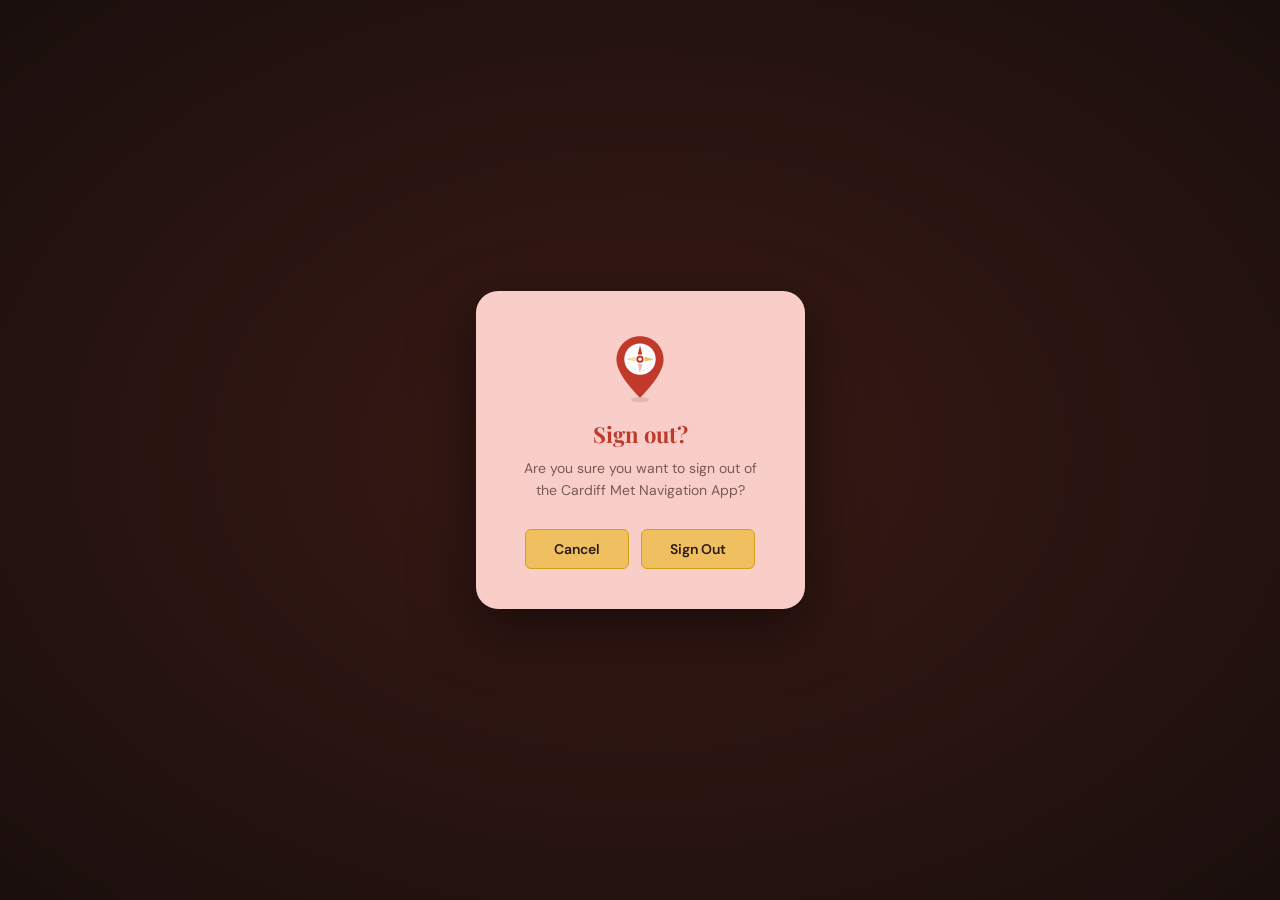
<file: pages/signout.html>
<!DOCTYPE html>
<html lang="en">
<head>
<meta charset="UTF-8">
<meta name="viewport" content="width=device-width, initial-scale=1.0">
<title>Sign Out — Cardiff Met Navigator</title>
<link href="https://fonts.googleapis.com/css2?family=Playfair+Display:wght@700&family=DM+Sans:wght@300;400;500;600&display=swap" rel="stylesheet">
<style>
  *, *::before, *::after { box-sizing: border-box; margin: 0; padding: 0; }
  body {
    font-family: 'DM Sans', sans-serif;
    background: radial-gradient(ellipse at 50% 50%, #3a1a15, #1a0f0d);
    min-height: 100vh;
    display: flex; align-items: center; justify-content: center;
  }
  .card {
    background: #f9cdc8; border-radius: 22px;
    padding: 40px 48px; text-align: center;
    box-shadow: 0 20px 60px rgba(0,0,0,.5); animation: up .4s ease;
    display: flex; flex-direction: column; align-items: center;
  }
  @keyframes up { from { opacity:0; transform:translateY(18px); } to { opacity:1; transform:translateY(0); } }
  .logo-wrap { width: 72px; height: 72px; margin-bottom: 16px; }
  .logo-wrap svg { width: 100%; height: 100%; }
  h2 {
    font-family: 'Playfair Display', serif;
    font-size: 22px; color: #c0392b; margin-bottom: 8px;
  }
  p { font-size: 14px; color: #7a5a55; line-height: 1.6; margin-bottom: 28px; }
  .btn-row { display: flex; gap: 12px; justify-content: center; }
  .btn {
    padding: 10px 28px; border-radius: 6px;
    font-family: 'DM Sans', sans-serif; font-size: 14px;
    font-weight: 600; cursor: pointer; transition: all .18s;
  }
  .btn-cancel { background: #f0c060; border: 1.5px solid #d4a017; color: #2c1a17; }
  .btn-cancel:hover { background: #d4a017; color: #fff; }
  .btn-signout { background: #f0c060; border: 1.5px solid #d4a017; color: #2c1a17; }
  .btn-signout:hover { background: #c0392b; color: #fff; }
  .toast {
    position: fixed; bottom: 28px; left: 50%;
    transform: translateX(-50%) translateY(60px);
    background: #2c1a17; color: #fff;
    padding: 9px 22px; border-radius: 22px;
    font-size: 13px; font-weight: 500;
    transition: transform .3s; pointer-events: none; z-index: 200;
  }
  .toast.show { transform: translateX(-50%) translateY(0); }
</style>
</head>
<body>

<div class="card">
  <div class="logo-wrap">
    <svg xmlns="http://www.w3.org/2000/svg" viewBox="0 0 110 110">
      <path d="M55,8 C35,8 19,24 19,44 C19,68 55,102 55,102 C55,102 91,68 91,44 C91,24 75,8 55,8 Z" fill="#c0392b"/>
      <circle cx="55" cy="43" r="24" fill="#fff"/>
      <polygon points="55,22 58.5,36 51.5,36" fill="#c0392b"/>
      <polygon points="55,64 58.5,50 51.5,50" fill="#c0392b" opacity=".35"/>
      <polygon points="76,43 62,39.5 62,46.5" fill="#f0c060"/>
      <polygon points="34,43 48,39.5 48,46.5" fill="#f0c060" opacity=".6"/>
      <circle cx="55" cy="43" r="18" fill="none" stroke="#c0392b" stroke-width=".7" stroke-dasharray="2 5" opacity=".5"/>
      <circle cx="55" cy="43" r="5.5" fill="#c0392b"/>
      <circle cx="55" cy="43" r="2.5" fill="#fff"/>
      <ellipse cx="55" cy="105" rx="14" ry="4" fill="#2c1a17" opacity=".12"/>
    </svg>
  </div>

  <h2>Sign out?</h2>
  <p>Are you sure you want to sign out of<br>the Cardiff Met Navigation App?</p>

  <div class="btn-row">
    <button class="btn btn-cancel"  onclick="window.location.href='building.html'">Cancel</button>
    <button class="btn btn-signout" onclick="doSignOut()">Sign Out</button>
  </div>
</div>

<div class="toast" id="toast"></div>

<script>
  function doSignOut() {
    sessionStorage.removeItem('userMode');
    var t = document.getElementById('toast');
    t.textContent = 'Signed out successfully';
    t.classList.add('show');
    setTimeout(function() {
      window.location.href = 'welcome.html';
    }, 1000);
  }
</script>
</body>
</html>
</file>
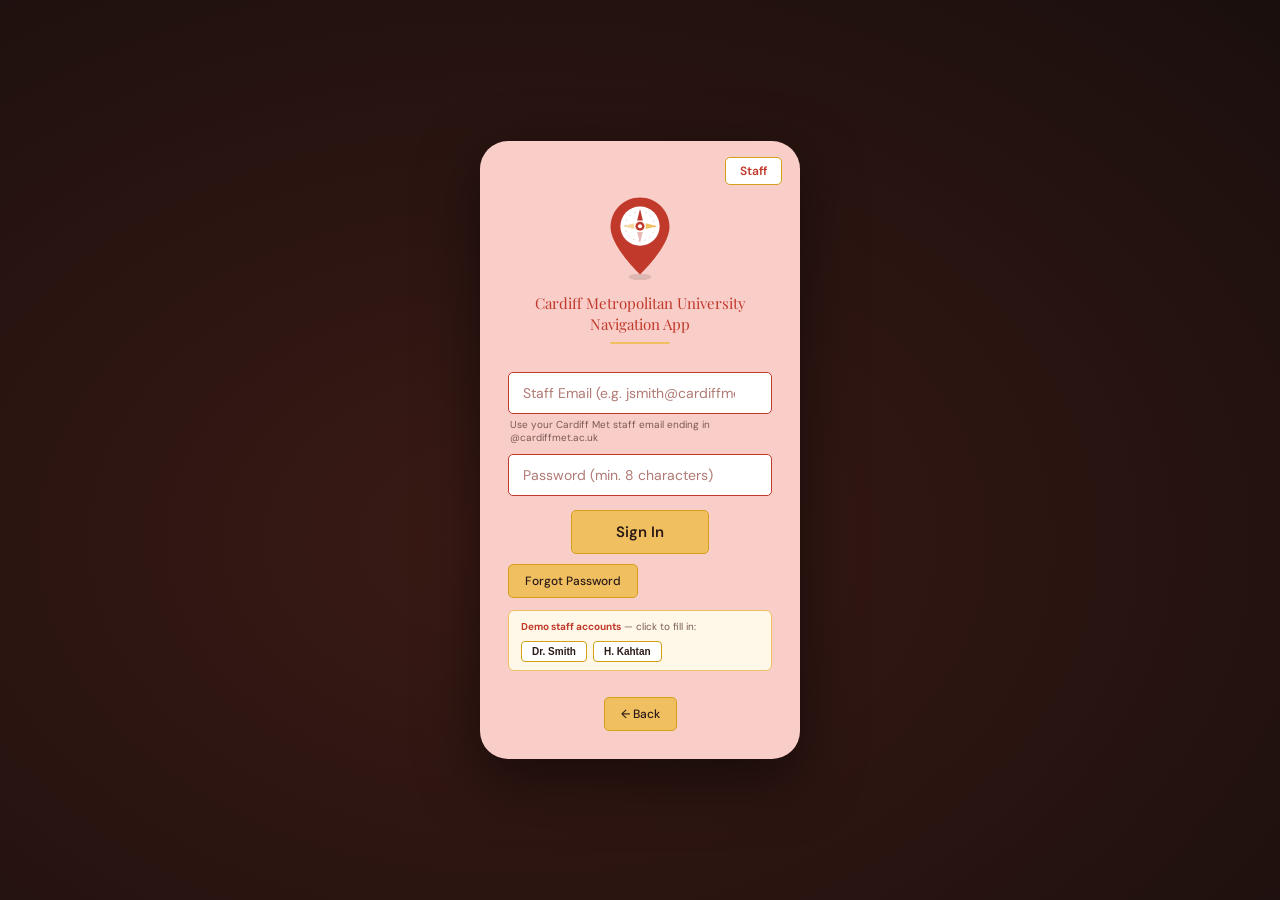
<file: pages/staff.html>
<!DOCTYPE html>
<html lang="en">
<head>
<meta charset="UTF-8">
<meta name="viewport" content="width=device-width, initial-scale=1.0">
<title>Staff Login — Cardiff Met Navigator</title>
<link href="https://fonts.googleapis.com/css2?family=Playfair+Display:wght@700&family=DM+Sans:wght@300;400;500;600&display=swap" rel="stylesheet">
<style>
  *,*::before,*::after{box-sizing:border-box;margin:0;padding:0}
  body{font-family:'DM Sans',sans-serif;background:radial-gradient(ellipse at 40% 60%,#3a1a15,#1a0f0d);min-height:100vh;display:flex;align-items:center;justify-content:center}
  .card{width:320px;background:#f9cdc8;border-radius:28px;padding:32px 28px 28px;display:flex;flex-direction:column;align-items:center;position:relative;box-shadow:0 20px 60px rgba(0,0,0,.5);animation:up .4s ease}
  @keyframes up{from{opacity:0;transform:translateY(18px)}to{opacity:1;transform:translateY(0)}}
  .badge{position:absolute;top:16px;right:18px;background:#fff;border:1.5px solid #d4a017;border-radius:5px;padding:5px 14px;font-size:12px;font-weight:600;color:#c0392b}
  .logo-wrap{width:90px;height:90px;margin-top:18px}.logo-wrap svg{width:100%;height:100%}
  .app-title{font-family:'Playfair Display',serif;font-size:15px;color:#c0392b;text-align:center;line-height:1.35;margin-top:12px}
  .gold-rule{width:60px;height:2px;background:#f0c060;border-radius:1px;margin:8px auto 0}
  .form{width:100%;margin-top:18px;display:flex;flex-direction:column}
  .input-wrap{position:relative;margin-top:10px}
  .input-field{width:100%;padding:11px 36px 11px 14px;border:1.5px solid #c0392b;border-radius:5px;background:#fff;font-family:'DM Sans',sans-serif;font-size:14px;color:#2c1a17;outline:none;transition:border-color .2s,box-shadow .2s}
  .input-field:focus{border-color:#922b21;box-shadow:0 0 0 3px rgba(192,57,43,.12)}
  .input-field::placeholder{color:#b07a74}
  .input-field.valid{border-color:#1D9E75;background:#f0fff8}
  .input-field.invalid{border-color:#E24B4A;background:#fff5f5}
  .input-icon{position:absolute;right:11px;top:50%;transform:translateY(-50%);font-size:13px;pointer-events:none;opacity:0;transition:opacity .2s}
  .input-icon.show{opacity:1}
  .strength-bar{height:3px;border-radius:2px;margin-top:5px;background:#e0d0cc;overflow:hidden;display:none}
  .strength-fill{height:100%;border-radius:2px;width:0%;transition:width .3s,background .3s}
  .strength-label{font-size:10px;color:#7a5a55;margin-top:2px;display:none}
  .err-box{background:#fff0f0;border:1px solid #f0a89f;border-radius:5px;padding:8px 12px;margin-top:8px;display:none;font-size:11px;color:#922b21;line-height:1.4}
  .err-box.show{display:block}
  .hint{font-size:10px;color:#7a5a55;margin-top:4px;padding-left:2px}
  .btn-row{display:flex;justify-content:center;margin-top:14px}
  .btn-submit{padding:11px 44px;background:#f0c060;border:1.5px solid #d4a017;border-radius:5px;font-family:'DM Sans',sans-serif;font-size:15px;font-weight:600;color:#2c1a17;cursor:pointer;transition:all .18s}
  .btn-submit:hover{background:#d4a017;color:#fff}
  .btn-submit:disabled{background:#e0d0cc;border-color:#ccc;color:#aaa;cursor:not-allowed}
  .spinner{display:none;width:14px;height:14px;border:2px solid #fff;border-top-color:transparent;border-radius:50%;animation:spin .6s linear infinite;margin:0 auto}
  @keyframes spin{to{transform:rotate(360deg)}}
  .btn-link{margin-top:10px;padding:8px 16px;background:#f0c060;border:1.5px solid #d4a017;border-radius:5px;font-family:'DM Sans',sans-serif;font-size:12px;font-weight:500;color:#2c1a17;cursor:pointer;transition:all .18s;align-self:flex-start}
  .btn-link:hover{background:#d4a017;color:#fff}
  .back-row{width:100%;display:flex;justify-content:center;margin-top:16px}
  .demo-box{width:100%;background:#fff8e8;border:1px solid #f0c060;border-radius:6px;padding:8px 12px;margin-top:12px}
  .demo-box p{font-size:10px;color:#7a5a55;line-height:1.6}.demo-box strong{color:#c0392b}
  .demo-row{display:flex;gap:6px;margin-top:6px;flex-wrap:wrap}
  .demo-btn{padding:4px 10px;background:#fff;border:1px solid #d4a017;border-radius:4px;font-size:10px;font-weight:600;color:#2c1a17;cursor:pointer;transition:all .15s}
  .demo-btn:hover{background:#f0c060}
  .overlay{display:none;position:fixed;inset:0;background:rgba(0,0,0,.5);z-index:100;align-items:center;justify-content:center}
  .overlay.open{display:flex}
  .mbox{background:#fff;border-radius:14px;padding:26px 30px;max-width:360px;width:90%;box-shadow:0 16px 48px rgba(0,0,0,.3)}
  .mbox h2{font-family:'Playfair Display',serif;font-size:18px;color:#c0392b;margin-bottom:10px}
  .mbox p{font-size:13px;color:#7a5a55;line-height:1.65}
  .mclose{margin-top:16px;padding:8px 24px;background:#f0c060;border:1.5px solid #d4a017;border-radius:5px;font-size:13px;font-weight:600;cursor:pointer;font-family:'DM Sans',sans-serif}
  .mclose:hover{background:#d4a017;color:#fff}
</style>
</head>
<body>
<div class="card">
  <div class="badge">Staff</div>
  <div class="logo-wrap">
    <svg xmlns="http://www.w3.org/2000/svg" viewBox="0 0 110 110">
      <path d="M55,8 C35,8 19,24 19,44 C19,68 55,102 55,102 C55,102 91,68 91,44 C91,24 75,8 55,8 Z" fill="#c0392b"/>
      <circle cx="55" cy="43" r="24" fill="#fff"/>
      <polygon points="55,22 58.5,36 51.5,36" fill="#c0392b"/>
      <polygon points="55,64 58.5,50 51.5,50" fill="#c0392b" opacity=".35"/>
      <polygon points="76,43 62,39.5 62,46.5" fill="#f0c060"/>
      <polygon points="34,43 48,39.5 48,46.5" fill="#f0c060" opacity=".6"/>
      <circle cx="55" cy="43" r="18" fill="none" stroke="#c0392b" stroke-width=".7" stroke-dasharray="2 5" opacity=".5"/>
      <circle cx="55" cy="43" r="5.5" fill="#c0392b"/><circle cx="55" cy="43" r="2.5" fill="#fff"/>
      <ellipse cx="55" cy="105" rx="14" ry="4" fill="#2c1a17" opacity=".12"/>
    </svg>
  </div>
  <div class="app-title">Cardiff Metropolitan University<br>Navigation App</div>
  <div class="gold-rule"></div>
  <div class="form">
    <div class="input-wrap">
      <input class="input-field" type="email" id="email" placeholder="Staff Email (e.g. jsmith@cardiffmet.ac.uk)" autocomplete="email" oninput="validateEmail()" onblur="validateEmailStrict()">
      <span class="input-icon" id="email-icon"></span>
    </div>
    <div class="hint" id="email-hint">Use your Cardiff Met staff email ending in @cardiffmet.ac.uk</div>
    <div class="input-wrap" style="margin-top:10px">
      <input class="input-field" type="password" id="pass" placeholder="Password (min. 8 characters)" autocomplete="current-password" oninput="validatePassword()">
      <span class="input-icon" id="pass-icon"></span>
    </div>
    <div class="strength-bar" id="strength-bar"><div class="strength-fill" id="strength-fill"></div></div>
    <div class="strength-label" id="strength-label"></div>
    <div class="err-box" id="err-box"></div>
    <div class="btn-row">
      <button class="btn-submit" id="submit-btn" onclick="doLogin()">
        <span id="btn-text">Sign In</span>
        <div class="spinner" id="spinner"></div>
      </button>
    </div>
    <button class="btn-link" onclick="document.getElementById('fmod').classList.add('open')">Forgot Password</button>
    <div class="demo-box">
      <p><strong>Demo staff accounts</strong> — click to fill in:</p>
      <div class="demo-row">
        <button class="demo-btn" onclick="fillDemo('jsmith@cardiffmet.ac.uk','StaffPass2024!')">Dr. Smith</button>
        <button class="demo-btn" onclick="fillDemo('hkahtan@cardiffmet.ac.uk','Module@Lead24')">H. Kahtan</button>
      </div>
    </div>
  </div>
  <div class="back-row">
    <button class="btn-link" onclick="window.location.href='welcome.html'">&#8592; Back</button>
  </div>
</div>
<div class="overlay" id="fmod" onclick="if(event.target.id==='fmod')document.getElementById('fmod').classList.remove('open')">
  <div class="mbox">
    <h2>Forgot Password</h2>
    <p>Contact IT Services to reset your Cardiff Met staff password.<br><br>
    <strong>Email:</strong> itservices@cardiffmet.ac.uk<br><strong>Phone:</strong> +44 (0)29 2041 7000<br><br>
    Or visit the IT Help Desk in Block A, Ground Floor.</p>
    <button class="mclose" onclick="document.getElementById('fmod').classList.remove('open')">Close</button>
  </div>
</div>
<script>
var VALID_DOMAINS=['cardiffmet.ac.uk','outlook.cardiffmet.ac.uk'];
var DEMO_ACCOUNTS={'jsmith@cardiffmet.ac.uk':'StaffPass2024!','hkahtan@cardiffmet.ac.uk':'Module@Lead24','admin@cardiffmet.ac.uk':'Admin@2024'};
function fillDemo(e,p){document.getElementById('email').value=e;document.getElementById('pass').value=p;validateEmail();validateEmailStrict();validatePassword();}
function clearErr(){document.getElementById('err-box').classList.remove('show');}
function showErr(m){document.getElementById('err-box').innerHTML=m;document.getElementById('err-box').classList.add('show');}
function validateEmail(){
  var val=document.getElementById('email').value.trim(),f=document.getElementById('email'),ic=document.getElementById('email-icon'),h=document.getElementById('email-hint');clearErr();
  if(!val){f.className='input-field';ic.className='input-icon';return;}
  var atIdx=val.indexOf('@');
  if(atIdx<1){f.className='input-field invalid';ic.textContent='✗';ic.style.color='#E24B4A';ic.className='input-icon show';h.style.color='#E24B4A';return;}
  var domain=val.slice(atIdx+1).toLowerCase(),ok=VALID_DOMAINS.some(function(d){return domain===d||domain.endsWith('.'+d);});
  if(!ok&&domain.length>2){f.className='input-field invalid';ic.textContent='✗';ic.style.color='#E24B4A';ic.className='input-icon show';h.textContent='Must end in @cardiffmet.ac.uk';h.style.color='#E24B4A';return;}
  if(ok){f.className='input-field valid';ic.textContent='✓';ic.style.color='#1D9E75';ic.className='input-icon show';h.textContent='Cardiff Met email recognised ✓';h.style.color='#1D9E75';}
}
function validateEmailStrict(){var val=document.getElementById('email').value.trim();if(!val)return;if(!/^[^\s@]+@[^\s@]+\.[^\s@]+$/.test(val)){document.getElementById('email').className='input-field invalid';document.getElementById('email-icon').textContent='✗';document.getElementById('email-icon').style.color='#E24B4A';document.getElementById('email-icon').className='input-icon show';}}
function validatePassword(){
  var val=document.getElementById('pass').value,f=document.getElementById('pass'),ic=document.getElementById('pass-icon'),bar=document.getElementById('strength-bar'),fill=document.getElementById('strength-fill'),lbl=document.getElementById('strength-label');clearErr();
  if(!val){f.className='input-field';ic.className='input-icon';bar.style.display='none';lbl.style.display='none';return;}
  bar.style.display='block';lbl.style.display='block';
  var score=0;if(val.length>=8)score++;if(val.length>=12)score++;if(/[A-Z]/.test(val))score++;if(/[0-9]/.test(val))score++;if(/[^A-Za-z0-9]/.test(val))score++;
  var pcts=['0%','30%','50%','70%','90%','100%'],cols=['#E24B4A','#E24B4A','#EF9F27','#EF9F27','#1D9E75','#1D9E75'],lbls=['Too short','Weak','Fair','Good','Strong','Very strong'];
  fill.style.width=pcts[score];fill.style.background=cols[score];lbl.textContent=lbls[score];lbl.style.color=cols[score];
  if(val.length<8){f.className='input-field invalid';ic.textContent='✗';ic.style.color='#E24B4A';ic.className='input-icon show';}
  else{f.className='input-field valid';ic.textContent='✓';ic.style.color='#1D9E75';ic.className='input-icon show';}
}
function doLogin(){
  clearErr();
  var email=document.getElementById('email').value.trim(),pass=document.getElementById('pass').value;
  if(!email&&!pass){showErr('Please enter your email address and password.');return;}
  if(!email){showErr('Please enter your email address.');return;}
  if(!pass){showErr('Please enter your password.');return;}
  if(!/^[^\s@]+@[^\s@]+\.[^\s@]+$/.test(email)){showErr('That does not look like a valid email address.');return;}
  var domain=email.split('@')[1].toLowerCase(),ok=VALID_DOMAINS.some(function(d){return domain===d||domain.endsWith('.'+d);});
  if(!ok){showErr('Please use your Cardiff Met staff email ending in <strong>@cardiffmet.ac.uk</strong>.');return;}
  if(pass.length<8){showErr('Password must be at least 8 characters long.');return;}
  var stored=DEMO_ACCOUNTS[email.toLowerCase()];
  if(stored!==undefined&&stored!==pass){showErr('Incorrect password. Please try again or use <strong>Forgot Password</strong>.');return;}
  var btn=document.getElementById('submit-btn');btn.disabled=true;
  document.getElementById('btn-text').style.display='none';document.getElementById('spinner').style.display='block';
  sessionStorage.setItem('userMode','Staff');sessionStorage.setItem('userEmail',email);
  setTimeout(function(){window.location.href='building.html';},800);
}
document.addEventListener('keydown',function(e){if(e.key==='Enter')doLogin();});
</script>
</body>
</html>
</file>
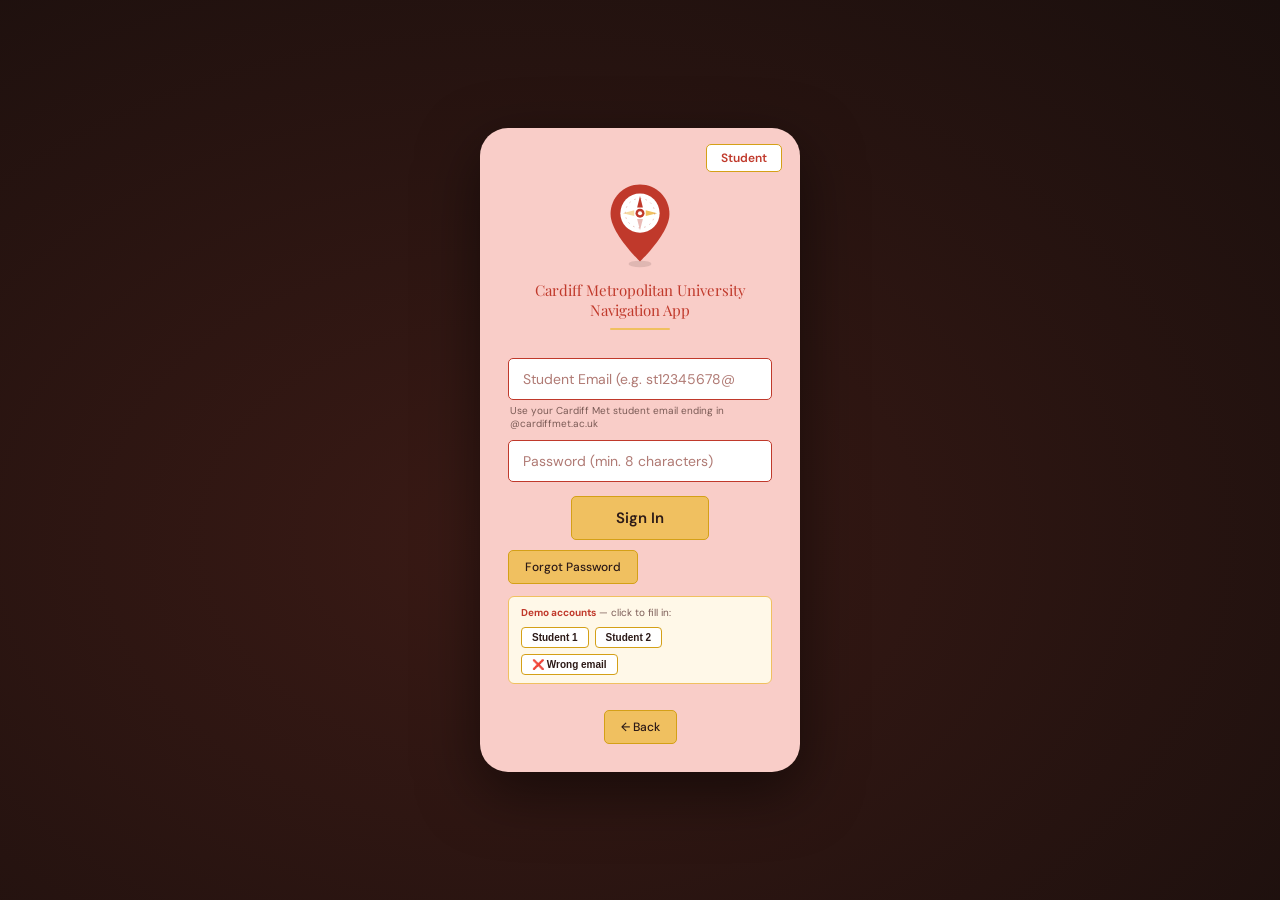
<file: pages/student.html>
<!DOCTYPE html>
<html lang="en">
<head>
<meta charset="UTF-8">
<meta name="viewport" content="width=device-width, initial-scale=1.0">
<title>Student Login — Cardiff Met Navigator</title>
<link href="https://fonts.googleapis.com/css2?family=Playfair+Display:wght@700&family=DM+Sans:wght@300;400;500;600&display=swap" rel="stylesheet">
<style>
  *, *::before, *::after { box-sizing: border-box; margin: 0; padding: 0; }
  body {
    font-family: 'DM Sans', sans-serif;
    background: radial-gradient(ellipse at 40% 60%, #3a1a15, #1a0f0d);
    min-height: 100vh;
    display: flex; align-items: center; justify-content: center;
  }
  .card {
    width: 320px; background: #f9cdc8; border-radius: 28px;
    padding: 32px 28px 28px; display: flex; flex-direction: column;
    align-items: center; position: relative;
    box-shadow: 0 20px 60px rgba(0,0,0,.5); animation: up .4s ease;
  }
  @keyframes up { from { opacity:0; transform:translateY(18px); } to { opacity:1; transform:translateY(0); } }
  .badge {
    position: absolute; top: 16px; right: 18px;
    background: #fff; border: 1.5px solid #d4a017;
    border-radius: 5px; padding: 5px 14px;
    font-size: 12px; font-weight: 600; color: #c0392b;
  }
  .logo-wrap { width: 90px; height: 90px; margin-top: 18px; }
  .logo-wrap svg { width: 100%; height: 100%; }
  .app-title {
    font-family: 'Playfair Display', serif; font-size: 15px; color: #c0392b;
    text-align: center; line-height: 1.35; margin-top: 12px;
  }
  .gold-rule { width: 60px; height: 2px; background: #f0c060; border-radius: 1px; margin: 8px auto 0; }
  .form { width: 100%; margin-top: 18px; display: flex; flex-direction: column; }

  /* ── Input with validation icon ── */
  .input-wrap { position: relative; margin-top: 10px; }
  .input-field {
    width: 100%; padding: 11px 36px 11px 14px;
    border: 1.5px solid #c0392b; border-radius: 5px;
    background: #fff; font-family: 'DM Sans', sans-serif;
    font-size: 14px; color: #2c1a17; outline: none;
    transition: border-color .2s, box-shadow .2s;
  }
  .input-field:focus { border-color: #922b21; box-shadow: 0 0 0 3px rgba(192,57,43,.12); }
  .input-field::placeholder { color: #b07a74; }
  .input-field.valid   { border-color: #1D9E75; background: #f0fff8; }
  .input-field.invalid { border-color: #E24B4A; background: #fff5f5; }
  .input-icon {
    position: absolute; right: 11px; top: 50%;
    transform: translateY(-50%);
    font-size: 13px; pointer-events: none; opacity: 0;
    transition: opacity .2s;
  }
  .input-icon.show { opacity: 1; }

  /* ── Password strength bar ── */
  .strength-bar {
    height: 3px; border-radius: 2px; margin-top: 5px;
    background: #e0d0cc; overflow: hidden; display: none;
  }
  .strength-fill {
    height: 100%; border-radius: 2px; width: 0%;
    transition: width .3s, background .3s;
  }
  .strength-label {
    font-size: 10px; color: #7a5a55; margin-top: 2px; display: none;
  }

  /* ── Error box ── */
  .err-box {
    background: #fff0f0; border: 1px solid #f0a89f; border-radius: 5px;
    padding: 8px 12px; margin-top: 8px; display: none;
    font-size: 11px; color: #922b21; line-height: 1.4;
  }
  .err-box.show { display: block; }

  /* ── Success note ── */
  .hint {
    font-size: 10px; color: #7a5a55; margin-top: 4px; padding-left: 2px;
  }

  .btn-row { display: flex; justify-content: center; margin-top: 14px; }
  .btn-submit {
    padding: 11px 44px; background: #f0c060;
    border: 1.5px solid #d4a017; border-radius: 5px;
    font-family: 'DM Sans', sans-serif; font-size: 15px;
    font-weight: 600; color: #2c1a17; cursor: pointer; transition: all .18s;
    position: relative; overflow: hidden;
  }
  .btn-submit:hover { background: #d4a017; color: #fff; }
  .btn-submit:disabled { background: #e0d0cc; border-color: #ccc; color: #aaa; cursor: not-allowed; }
  .btn-submit .spinner {
    display: none; width: 14px; height: 14px; border: 2px solid #fff;
    border-top-color: transparent; border-radius: 50%;
    animation: spin .6s linear infinite; margin: 0 auto;
  }
  @keyframes spin { to { transform: rotate(360deg); } }

  .btn-link {
    margin-top: 10px; padding: 8px 16px;
    background: #f0c060; border: 1.5px solid #d4a017;
    border-radius: 5px; font-family: 'DM Sans', sans-serif;
    font-size: 12px; font-weight: 500; color: #2c1a17;
    cursor: pointer; transition: all .18s; align-self: flex-start;
  }
  .btn-link:hover { background: #d4a017; color: #fff; }
  .back-row { width: 100%; display: flex; justify-content: center; margin-top: 16px; }

  /* ── Demo accounts helper ── */
  .demo-box {
    width: 100%; background: #fff8e8; border: 1px solid #f0c060;
    border-radius: 6px; padding: 8px 12px; margin-top: 12px;
  }
  .demo-box p { font-size: 10px; color: #7a5a55; line-height: 1.6; }
  .demo-box strong { color: #c0392b; }
  .demo-row {
    display: flex; gap: 6px; margin-top: 6px; flex-wrap: wrap;
  }
  .demo-btn {
    padding: 4px 10px; background: #fff; border: 1px solid #d4a017;
    border-radius: 4px; font-size: 10px; font-weight: 600;
    color: #2c1a17; cursor: pointer; transition: all .15s;
  }
  .demo-btn:hover { background: #f0c060; }

  /* ── Modal ── */
  .overlay {
    display: none; position: fixed; inset: 0;
    background: rgba(0,0,0,.5); z-index: 100;
    align-items: center; justify-content: center;
  }
  .overlay.open { display: flex; }
  .mbox {
    background: #fff; border-radius: 14px; padding: 26px 30px;
    max-width: 360px; width: 90%; box-shadow: 0 16px 48px rgba(0,0,0,.3);
  }
  .mbox h2 { font-family: 'Playfair Display', serif; font-size: 18px; color: #c0392b; margin-bottom: 10px; }
  .mbox p { font-size: 13px; color: #7a5a55; line-height: 1.65; }
  .mclose {
    margin-top: 16px; padding: 8px 24px; background: #f0c060;
    border: 1.5px solid #d4a017; border-radius: 5px; font-size: 13px;
    font-weight: 600; cursor: pointer; font-family: 'DM Sans', sans-serif;
  }
  .mclose:hover { background: #d4a017; color: #fff; }
</style>
</head>
<body>

<div class="card">
  <div class="badge">Student</div>

  <div class="logo-wrap">
    <svg xmlns="http://www.w3.org/2000/svg" viewBox="0 0 110 110">
      <path d="M55,8 C35,8 19,24 19,44 C19,68 55,102 55,102 C55,102 91,68 91,44 C91,24 75,8 55,8 Z" fill="#c0392b"/>
      <circle cx="55" cy="43" r="24" fill="#fff"/>
      <polygon points="55,22 58.5,36 51.5,36" fill="#c0392b"/>
      <polygon points="55,64 58.5,50 51.5,50" fill="#c0392b" opacity=".35"/>
      <polygon points="76,43 62,39.5 62,46.5" fill="#f0c060"/>
      <polygon points="34,43 48,39.5 48,46.5" fill="#f0c060" opacity=".6"/>
      <circle cx="55" cy="43" r="18" fill="none" stroke="#c0392b" stroke-width=".7" stroke-dasharray="2 5" opacity=".5"/>
      <circle cx="55" cy="43" r="5.5" fill="#c0392b"/>
      <circle cx="55" cy="43" r="2.5" fill="#fff"/>
      <ellipse cx="55" cy="105" rx="14" ry="4" fill="#2c1a17" opacity=".12"/>
    </svg>
  </div>

  <div class="app-title">Cardiff Metropolitan University<br>Navigation App</div>
  <div class="gold-rule"></div>

  <div class="form">

    <!-- Email field -->
    <div class="input-wrap">
      <input class="input-field" type="email" id="email"
        placeholder="Student Email (e.g. st12345678@cardiffmet.ac.uk)"
        autocomplete="email" oninput="validateEmail()" onblur="validateEmailStrict()">
      <span class="input-icon" id="email-icon"></span>
    </div>
    <div class="hint" id="email-hint">Use your Cardiff Met student email ending in @cardiffmet.ac.uk</div>

    <!-- Password field -->
    <div class="input-wrap" style="margin-top:10px">
      <input class="input-field" type="password" id="pass"
        placeholder="Password (min. 8 characters)"
        autocomplete="current-password" oninput="validatePassword()">
      <span class="input-icon" id="pass-icon"></span>
    </div>
    <div class="strength-bar" id="strength-bar">
      <div class="strength-fill" id="strength-fill"></div>
    </div>
    <div class="strength-label" id="strength-label"></div>

    <!-- Error box -->
    <div class="err-box" id="err-box"></div>

    <!-- Submit -->
    <div class="btn-row">
      <button class="btn-submit" id="submit-btn" onclick="doLogin()">
        <span id="btn-text">Sign In</span>
        <div class="spinner" id="spinner"></div>
      </button>
    </div>

    <button class="btn-link" onclick="document.getElementById('fmod').classList.add('open')">Forgot Password</button>

    <!-- Demo accounts -->
    <div class="demo-box">
      <p><strong>Demo accounts</strong> — click to fill in:</p>
      <div class="demo-row">
        <button class="demo-btn" onclick="fillDemo('st20240001@cardiffmet.ac.uk','CardiffMet2024!')">Student 1</button>
        <button class="demo-btn" onclick="fillDemo('st20240002@cardiffmet.ac.uk','Navigate@2024')">Student 2</button>
        <button class="demo-btn" onclick="fillDemo('student@test.com','password123')">❌ Wrong email</button>
      </div>
    </div>

  </div>

  <div class="back-row">
    <button class="btn-link" onclick="window.location.href='welcome.html'">&#8592; Back</button>
  </div>
</div>

<!-- Forgot Password Modal -->
<div class="overlay" id="fmod" onclick="if(event.target.id==='fmod')document.getElementById('fmod').classList.remove('open')">
  <div class="mbox">
    <h2>Forgot Password</h2>
    <p>Contact IT Services to reset your Cardiff Met password.<br><br>
    <strong>Email:</strong> itservices@cardiffmet.ac.uk<br>
    <strong>Phone:</strong> +44 (0)29 2041 7000<br><br>
    Or visit the IT Help Desk in Block A, Ground Floor.<br><br>
    Your username is your student number in the format:<br>
    <strong>st12345678@cardiffmet.ac.uk</strong></p>
    <button class="mclose" onclick="document.getElementById('fmod').classList.remove('open')">Close</button>
  </div>
</div>

<script>
/* ── VALIDATION RULES ── */
var VALID_DOMAINS = ['cardiffmet.ac.uk', 'outlook.cardiffmet.ac.uk'];
var MIN_PASS_LEN  = 8;

/* Demo accounts (in real app this would be a backend check) */
var DEMO_ACCOUNTS = {
  'st20240001@cardiffmet.ac.uk': 'CardiffMet2024!',
  'st20240002@cardiffmet.ac.uk': 'Navigate@2024',
  'st20240003@cardiffmet.ac.uk': 'Welcome123!',
  'admin@cardiffmet.ac.uk':      'Admin@2024'
};

var emailOk = false;
var passOk  = false;

function fillDemo(email, pass) {
  document.getElementById('email').value = email;
  document.getElementById('pass').value  = pass;
  validateEmail(); validateEmailStrict(); validatePassword();
}

/* ── EMAIL VALIDATION ── */
function validateEmail() {
  var val   = document.getElementById('email').value.trim();
  var field = document.getElementById('email');
  var icon  = document.getElementById('email-icon');
  var hint  = document.getElementById('email-hint');
  clearErr();

  if (!val) {
    field.className = 'input-field';
    icon.className  = 'input-icon';
    emailOk = false; return;
  }

  /* Basic format check */
  var atIdx = val.indexOf('@');
  if (atIdx < 1) {
    field.className = 'input-field invalid';
    icon.textContent = '✗'; icon.style.color = '#E24B4A'; icon.className = 'input-icon show';
    hint.style.color = '#E24B4A';
    emailOk = false; return;
  }

  /* Domain check — live as they type */
  var domain = val.slice(atIdx + 1).toLowerCase();
  var domainOk = VALID_DOMAINS.some(function(d) { return domain === d || domain.endsWith('.' + d); });

  if (!domainOk && domain.length > 2) {
    field.className = 'input-field invalid';
    icon.textContent = '✗'; icon.style.color = '#E24B4A'; icon.className = 'input-icon show';
    hint.textContent = 'Must end in @cardiffmet.ac.uk';
    hint.style.color = '#E24B4A';
    emailOk = false; return;
  }

  /* Looks good */
  if (domainOk) {
    field.className = 'input-field valid';
    icon.textContent = '✓'; icon.style.color = '#1D9E75'; icon.className = 'input-icon show';
    hint.textContent = 'Cardiff Met email recognised ✓';
    hint.style.color = '#1D9E75';
    emailOk = true;
  } else {
    field.className = 'input-field';
    icon.className = 'input-icon';
    hint.textContent = 'Use your Cardiff Met student email ending in @cardiffmet.ac.uk';
    hint.style.color = '#7a5a55';
    emailOk = false;
  }
}

function validateEmailStrict() {
  /* On blur: flag if email is incomplete */
  var val  = document.getElementById('email').value.trim();
  var hint = document.getElementById('email-hint');
  if (!val) return;
  var re = /^[^\s@]+@[^\s@]+\.[^\s@]+$/;
  if (!re.test(val)) {
    document.getElementById('email').className = 'input-field invalid';
    document.getElementById('email-icon').textContent = '✗';
    document.getElementById('email-icon').style.color = '#E24B4A';
    document.getElementById('email-icon').className = 'input-icon show';
    hint.textContent = 'Please enter a valid email address';
    hint.style.color = '#E24B4A';
    emailOk = false;
  }
}

/* ── PASSWORD VALIDATION ── */
function validatePassword() {
  var val   = document.getElementById('pass').value;
  var field = document.getElementById('pass');
  var icon  = document.getElementById('pass-icon');
  var bar   = document.getElementById('strength-bar');
  var fill  = document.getElementById('strength-fill');
  var label = document.getElementById('strength-label');
  clearErr();

  if (!val) {
    field.className = 'input-field';
    icon.className = 'input-icon';
    bar.style.display = 'none';
    label.style.display = 'none';
    passOk = false; return;
  }

  bar.style.display  = 'block';
  label.style.display = 'block';

  /* Score the password */
  var score = 0;
  if (val.length >= 8)  score++;
  if (val.length >= 12) score++;
  if (/[A-Z]/.test(val)) score++;
  if (/[0-9]/.test(val)) score++;
  if (/[^A-Za-z0-9]/.test(val)) score++;

  var pct    = ['0%','30%','50%','70%','90%','100%'][score];
  var colour = ['#E24B4A','#E24B4A','#EF9F27','#EF9F27','#1D9E75','#1D9E75'][score];
  var lbl    = ['Too short','Weak','Fair','Good','Strong','Very strong'][score];

  fill.style.width      = pct;
  fill.style.background = colour;
  label.textContent     = lbl;
  label.style.color     = colour;

  if (val.length < MIN_PASS_LEN) {
    field.className = 'input-field invalid';
    icon.textContent = '✗'; icon.style.color = '#E24B4A'; icon.className = 'input-icon show';
    passOk = false;
  } else {
    field.className = 'input-field valid';
    icon.textContent = '✓'; icon.style.color = '#1D9E75'; icon.className = 'input-icon show';
    passOk = true;
  }
}

/* ── SHOW ERROR ── */
function showErr(msg) {
  var b = document.getElementById('err-box');
  b.innerHTML = msg;
  b.classList.add('show');
}
function clearErr() {
  document.getElementById('err-box').classList.remove('show');
}

/* ── LOGIN ── */
function doLogin() {
  clearErr();
  var email = document.getElementById('email').value.trim();
  var pass  = document.getElementById('pass').value;

  /* Empty check */
  if (!email && !pass) { showErr('Please enter your email address and password.'); return; }
  if (!email)          { showErr('Please enter your email address.'); return; }
  if (!pass)           { showErr('Please enter your password.'); return; }

  /* Email format */
  var re = /^[^\s@]+@[^\s@]+\.[^\s@]+$/;
  if (!re.test(email)) { showErr('That does not look like a valid email address.'); return; }

  /* Domain check */
  var domain   = email.split('@')[1].toLowerCase();
  var domainOk = VALID_DOMAINS.some(function(d) { return domain === d || domain.endsWith('.' + d); });
  if (!domainOk) {
    showErr('Please use your Cardiff Met email address ending in <strong>@cardiffmet.ac.uk</strong>.<br>If you are staff, please use the Staff login instead.');
    return;
  }

  /* Password length */
  if (pass.length < MIN_PASS_LEN) {
    showErr('Password must be at least ' + MIN_PASS_LEN + ' characters long.');
    return;
  }

  /* Credential check against demo accounts */
  var stored = DEMO_ACCOUNTS[email.toLowerCase()];
  if (stored !== undefined && stored !== pass) {
    showErr('Incorrect password. Please try again or use <strong>Forgot Password</strong>.');
    return;
  }
  /* Note: If email not in demo list but passes domain check, we allow it
     (in production this would be a real API call) */

  /* ── All checks passed — animate and redirect ── */
  var btn  = document.getElementById('submit-btn');
  var txt  = document.getElementById('btn-text');
  var spin = document.getElementById('spinner');
  btn.disabled   = true;
  txt.style.display  = 'none';
  spin.style.display = 'block';

  sessionStorage.setItem('userMode', 'Student');
  sessionStorage.setItem('userEmail', email);

  setTimeout(function() {
    window.location.href = 'building.html';
  }, 800);
}

document.addEventListener('keydown', function(e) {
  if (e.key === 'Enter') doLogin();
});
</script>
</body>
</html>
</file>
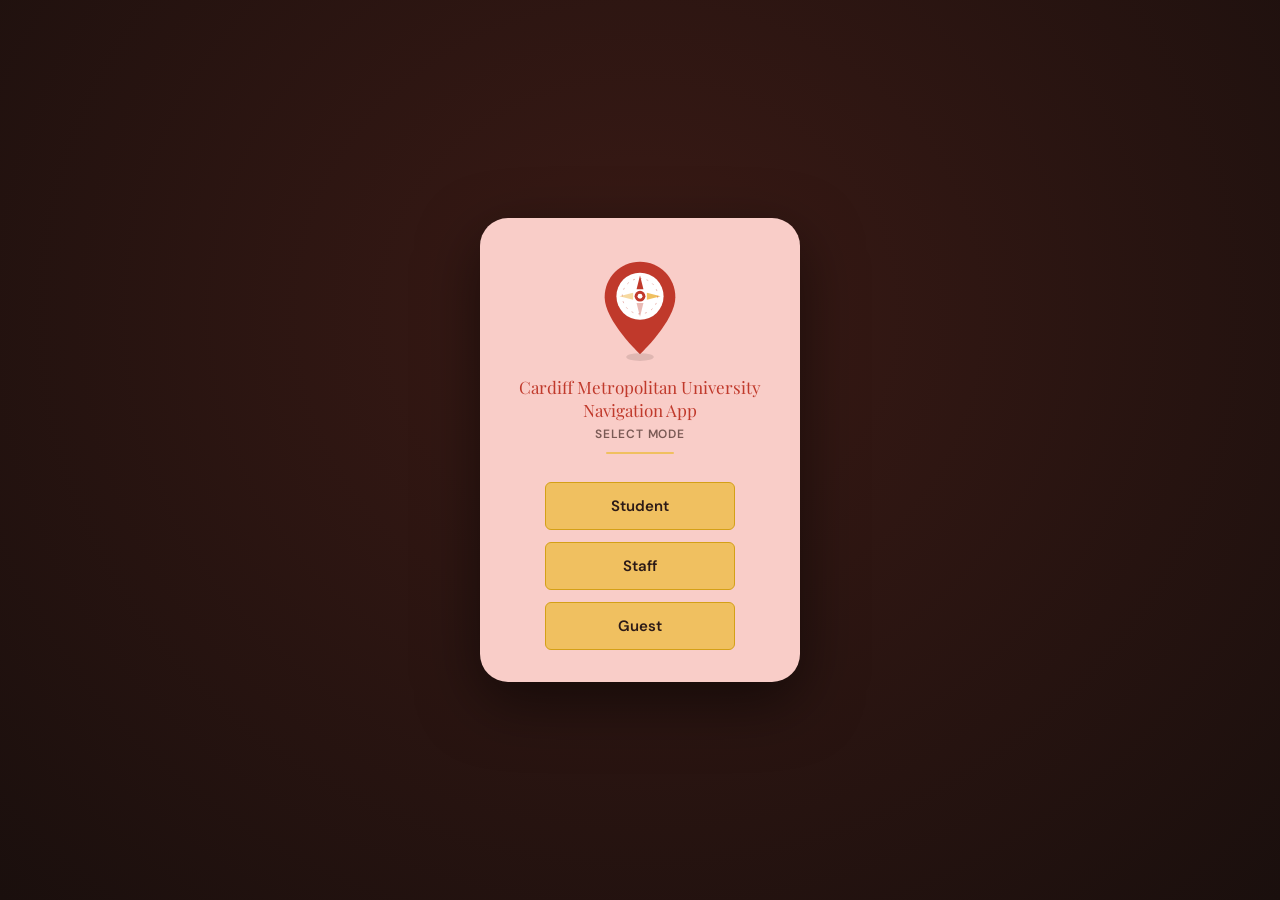
<file: pages/welcome.html>
<!DOCTYPE html>
<html lang="en">
<head>
<meta charset="UTF-8">
<meta name="viewport" content="width=device-width, initial-scale=1.0">
<title>Cardiff Met Navigator</title>
<link href="https://fonts.googleapis.com/css2?family=Playfair+Display:wght@700&family=DM+Sans:wght@300;400;500;600&display=swap" rel="stylesheet">
<style>
  *, *::before, *::after { box-sizing: border-box; margin: 0; padding: 0; }
  body {
    font-family: 'DM Sans', sans-serif;
    background: radial-gradient(ellipse at 50% 35%, #3a1a15, #1a0f0d);
    min-height: 100vh;
    display: flex;
    align-items: center;
    justify-content: center;
  }
  .card {
    width: 320px;
    background: #f9cdc8;
    border-radius: 28px;
    padding: 36px 28px 32px;
    display: flex;
    flex-direction: column;
    align-items: center;
    box-shadow: 0 20px 60px rgba(0,0,0,.5);
    animation: up .4s ease;
  }
  @keyframes up { from { opacity:0; transform:translateY(18px); } to { opacity:1; transform:translateY(0); } }
  .logo-wrap { width: 108px; height: 108px; }
  .logo-wrap svg { width: 100%; height: 100%; }
  .app-title {
    font-family: 'Playfair Display', serif;
    font-size: 17px;
    color: #c0392b;
    text-align: center;
    line-height: 1.35;
    margin-top: 14px;
  }
  .app-sub {
    font-size: 12px;
    color: #7a5a55;
    font-weight: 600;
    margin-top: 4px;
    letter-spacing: .8px;
  }
  .gold-rule {
    width: 68px; height: 2px;
    background: #f0c060;
    border-radius: 1px;
    margin: 10px auto 0;
  }
  .btn-group {
    display: flex;
    flex-direction: column;
    align-items: center;
    gap: 12px;
    margin-top: 28px;
    width: 100%;
  }
  .btn-mode {
    width: 190px;
    padding: 13px 0;
    background: #f0c060;
    border: 1.5px solid #d4a017;
    border-radius: 6px;
    font-family: 'DM Sans', sans-serif;
    font-size: 15px;
    font-weight: 600;
    color: #2c1a17;
    cursor: pointer;
    transition: all .18s;
  }
  .btn-mode:hover {
    background: #d4a017;
    color: #fff;
    transform: translateY(-2px);
    box-shadow: 0 4px 14px rgba(0,0,0,.2);
  }
</style>
</head>
<body>

<div class="card">
  <div class="logo-wrap">
    <svg xmlns="http://www.w3.org/2000/svg" viewBox="0 0 110 110">
      <path d="M55,8 C35,8 19,24 19,44 C19,68 55,102 55,102 C55,102 91,68 91,44 C91,24 75,8 55,8 Z" fill="#c0392b"/>
      <circle cx="55" cy="43" r="24" fill="#fff"/>
      <polygon points="55,22 58.5,36 51.5,36" fill="#c0392b"/>
      <polygon points="55,64 58.5,50 51.5,50" fill="#c0392b" opacity=".35"/>
      <polygon points="76,43 62,39.5 62,46.5" fill="#f0c060"/>
      <polygon points="34,43 48,39.5 48,46.5" fill="#f0c060" opacity=".6"/>
      <circle cx="55" cy="43" r="18" fill="none" stroke="#c0392b" stroke-width=".7" stroke-dasharray="2 5" opacity=".5"/>
      <circle cx="55" cy="43" r="5.5" fill="#c0392b"/>
      <circle cx="55" cy="43" r="2.5" fill="#fff"/>
      <ellipse cx="55" cy="105" rx="14" ry="4" fill="#2c1a17" opacity=".12"/>
    </svg>
  </div>

  <div class="app-title">Cardiff Metropolitan University<br>Navigation App</div>
  <div class="app-sub">SELECT MODE</div>
  <div class="gold-rule"></div>

  <div class="btn-group">
    <button class="btn-mode" onclick="window.location.href='student.html'">Student</button>
    <button class="btn-mode" onclick="window.location.href='staff.html'">Staff</button>
    <button class="btn-mode" onclick="window.location.href='guest.html'">Guest</button>
  </div>
</div>

</body>
</html>
</file>
